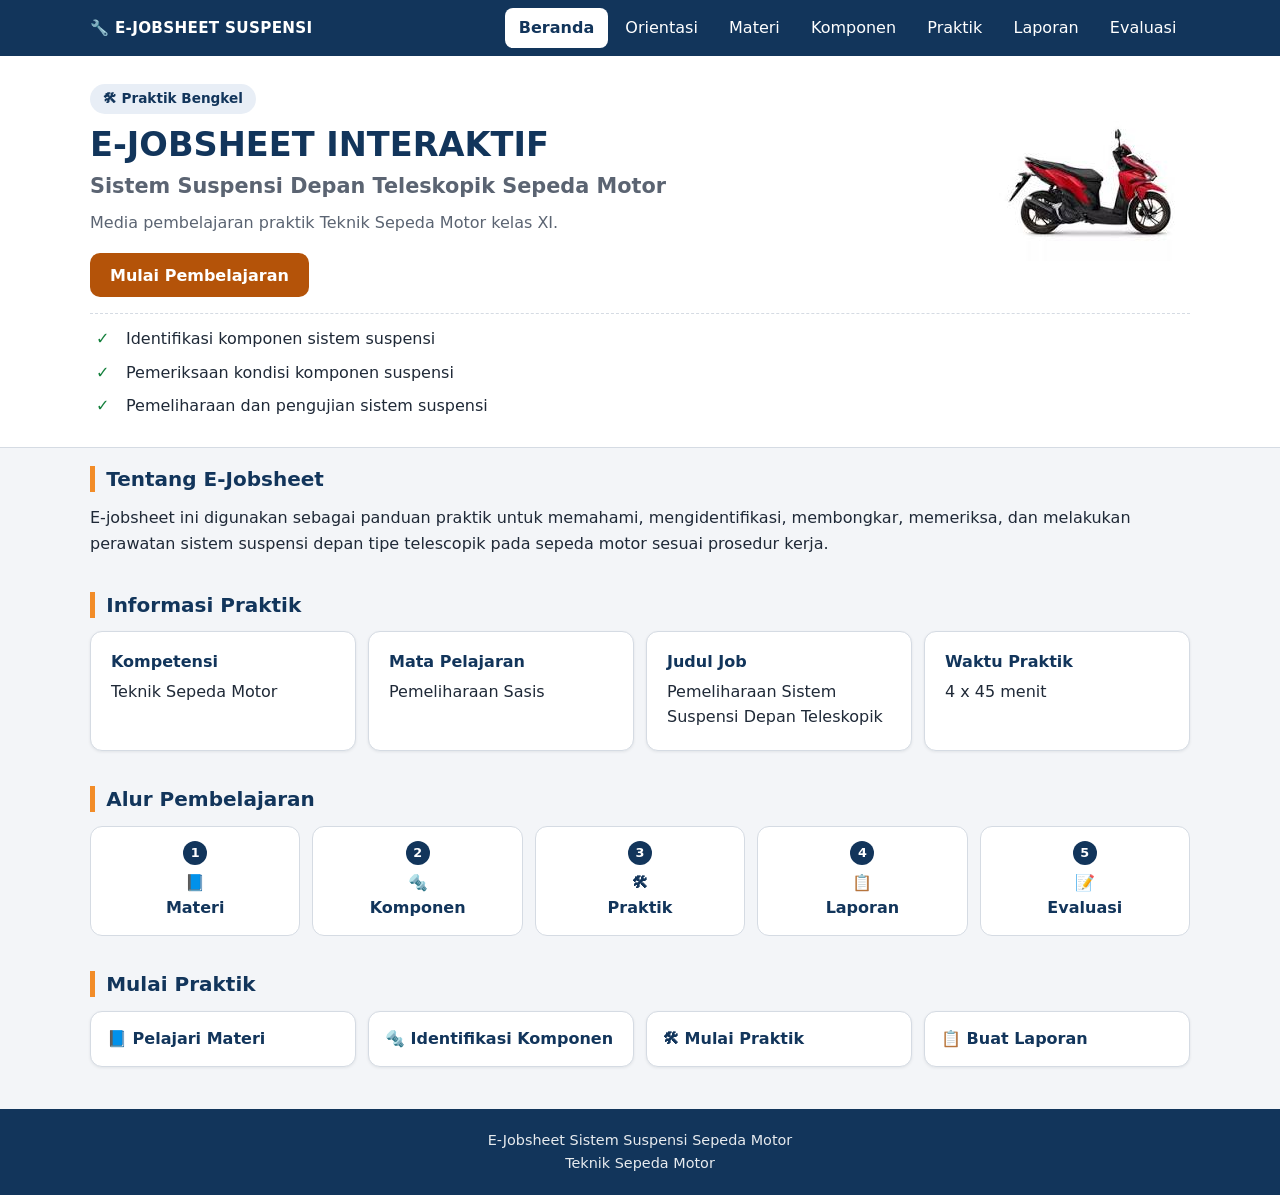
<file: index.html>
<!doctype html>
<html lang="id">
  <head>
    <meta charset="UTF-8" />
    <meta name="viewport" content="width=device-width, initial-scale=1.0" />
    <meta name="theme-color" content="#12355b" />
    <script>
      document.documentElement.classList.add("js");
    </script>

    <title>E-Jobsheet Sistem Suspensi Depan Sepeda Motor</title>

    <link rel="stylesheet" href="css/style.css" />
  </head>

  <body class="page-index">
    <!-- =====================
NAVBAR
===================== -->

    <nav class="navbar">
      <div class="logo">🔧 E-JOBSHEET SUSPENSI</div>
      <button
        class="nav-toggle"
        type="button"
        aria-expanded="false"
        aria-controls="menuUtama"
      >
        ☰ Menu
      </button>
      <ul id="menuUtama">
        <li><a href="index.html">Beranda</a></li>
        <li><a href="pages/orientasi.html">Orientasi</a></li>
        <li><a href="pages/materi.html">Materi</a></li>
        <li><a href="pages/komponen.html">Komponen</a></li>
        <li><a href="pages/praktik.html">Praktik</a></li>
        <li><a href="pages/laporan.html">Laporan</a></li>
        <li><a href="pages/evaluasi.html">Evaluasi</a></li>
      </ul>
    </nav>

    <!-- =====================
HERO SECTION
===================== -->

    <section class="hero">
      <div class="hero-text">
        <div class="badge">🛠 Praktik Bengkel</div>
        <h1>E-JOBSHEET INTERAKTIF</h1>

        <h2>Sistem Suspensi Depan Teleskopik Sepeda Motor</h2>

        <p>Media pembelajaran praktik Teknik Sepeda Motor kelas XI.</p>

        <a href="pages/orientasi.html" class="btn"> Mulai Pembelajaran </a>
      </div>

      <div class="hero-image">
        <img
          src="assets/images/motor.jpg"
          width="199"
          height="148"
          alt="Sistem Suspensi Sepeda Motor"
        />
      </div>
      <div class="hero-list">
        <p>✓ Identifikasi komponen sistem suspensi</p>

        <p>✓ Pemeriksaan kondisi komponen suspensi</p>

        <p>✓ Pemeliharaan dan pengujian sistem suspensi</p>
      </div>
    </section>

    <!-- =====================
DESKRIPSI
===================== -->

    <section class="description">
      <div class="container">
        <h2>Tentang E-Jobsheet</h2>

        <p>
          E-jobsheet ini digunakan sebagai panduan praktik untuk memahami,
          mengidentifikasi, membongkar, memeriksa, dan melakukan perawatan
          sistem suspensi depan tipe telescopik pada sepeda motor sesuai
          prosedur kerja.
        </p>
      </div>
    </section>

    <!-- =====================
INFORMASI PRAKTIK
===================== -->

    <section>
      <div class="container">
        <h2>Informasi Praktik</h2>

        <div class="info-container">
          <div class="card">
            <h3>Kompetensi</h3>

            <p>Teknik Sepeda Motor</p>
          </div>

          <div class="card">
            <h3>Mata Pelajaran</h3>

            <p>Pemeliharaan Sasis</p>
          </div>

          <div class="card">
            <h3>Judul Job</h3>

            <p>Pemeliharaan Sistem Suspensi Depan Teleskopik</p>
          </div>

          <div class="card">
            <h3>Waktu Praktik</h3>

            <p>4 x 45 menit</p>
          </div>
        </div>
      </div>
    </section>

    <!-- =====================
ALUR PEMBELAJARAN
===================== -->

    <section>
      <div class="container">
        <h2>Alur Pembelajaran</h2>

        <div class="timeline">
          <div>
            📘

            <br />

            Materi
          </div>

          <div>
            🔩

            <br />

            Komponen
          </div>

          <div>
            🛠

            <br />

            Praktik
          </div>

          <div>
            📋

            <br />

            Laporan
          </div>

          <div>
            📝

            <br />

            Evaluasi
          </div>
        </div>
      </div>
    </section>

    <!-- =====================
Akses cepat ke halaman pembelajaran
===================== -->
    <section>
      <div class="container">
        <h2>Mulai Praktik</h2>

        <div class="quick-menu">
          <a href="pages/materi.html"> 📘 Pelajari Materi </a>

          <a href="pages/komponen.html"> 🔩 Identifikasi Komponen </a>

          <a href="pages/praktik.html"> 🛠 Mulai Praktik </a>

          <a href="pages/laporan.html"> 📋 Buat Laporan </a>
        </div>
      </div>
    </section>

    <!-- =====================
FOOTER
===================== -->

    <footer>
      <p>E-Jobsheet Sistem Suspensi Sepeda Motor</p>

      <p>Teknik Sepeda Motor</p>
    </footer>
    <script src="js/ui.js"></script>
  </body>
</html>
</file>
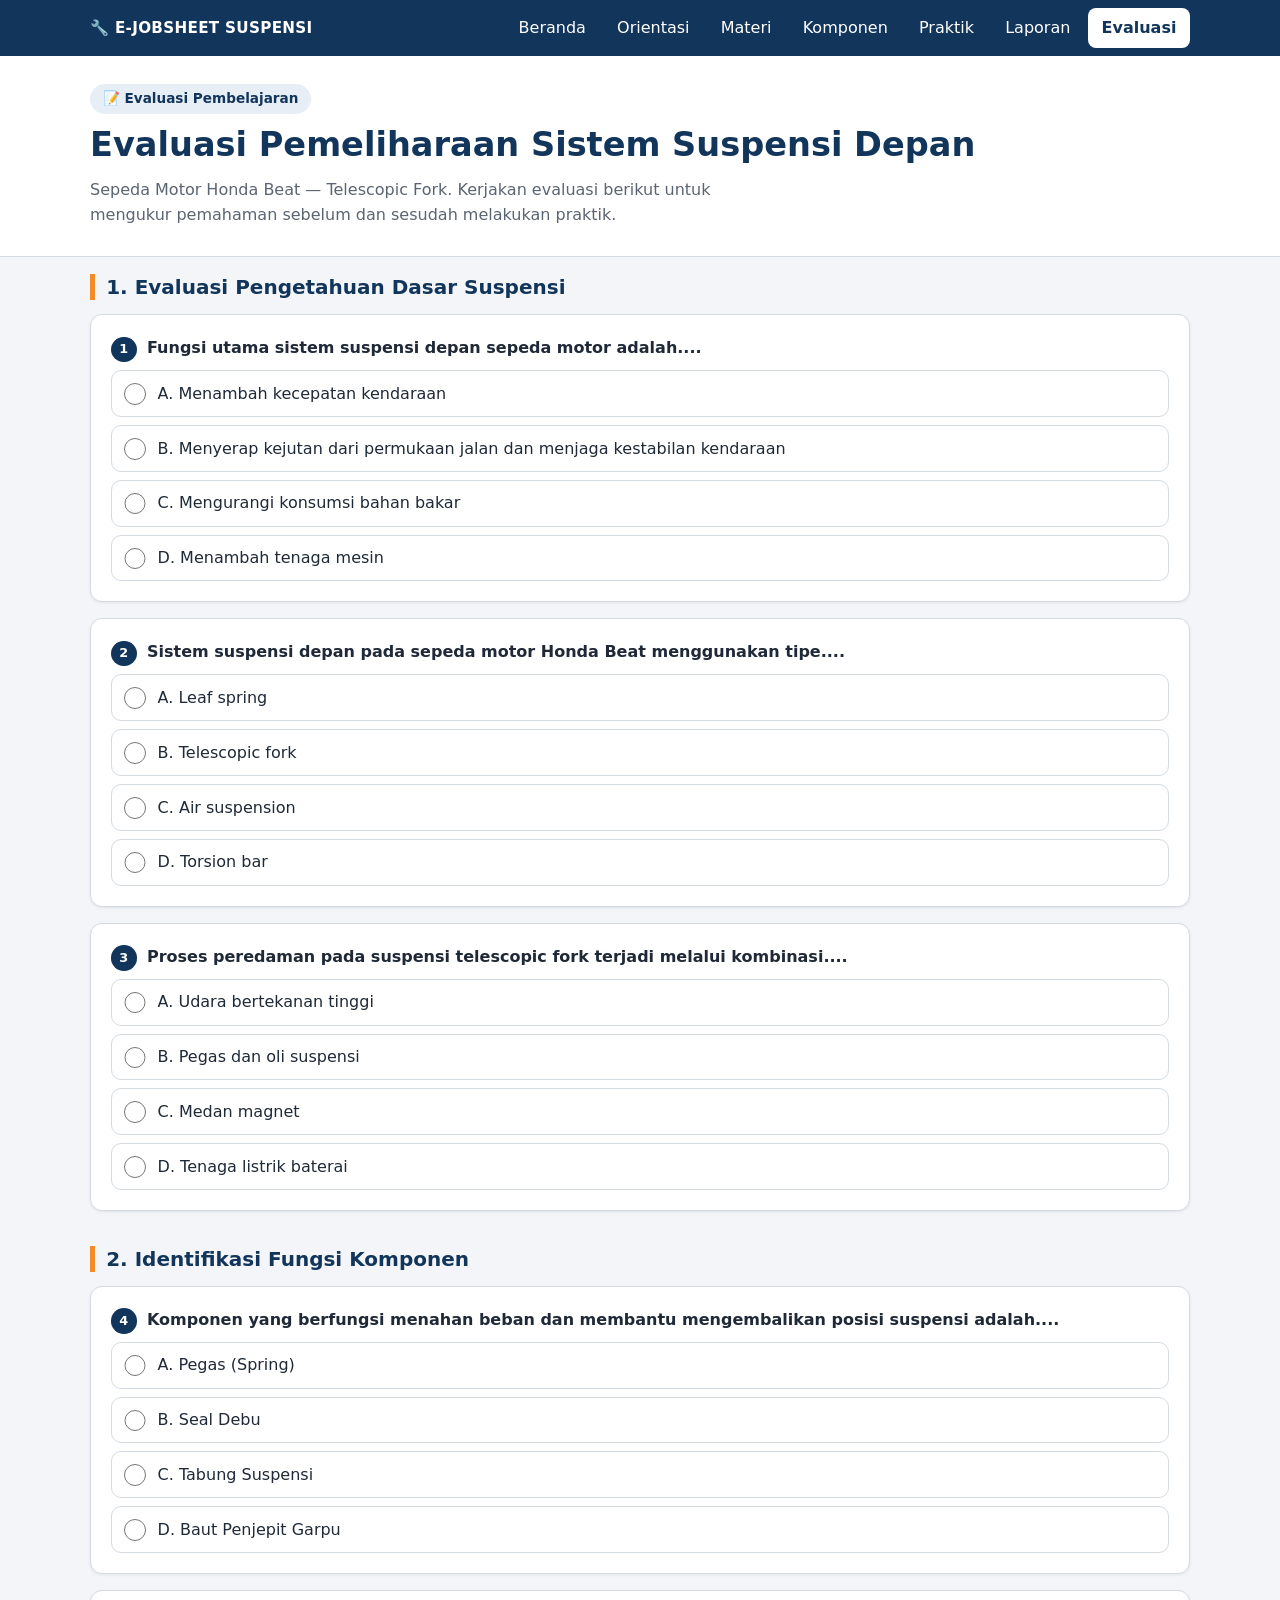
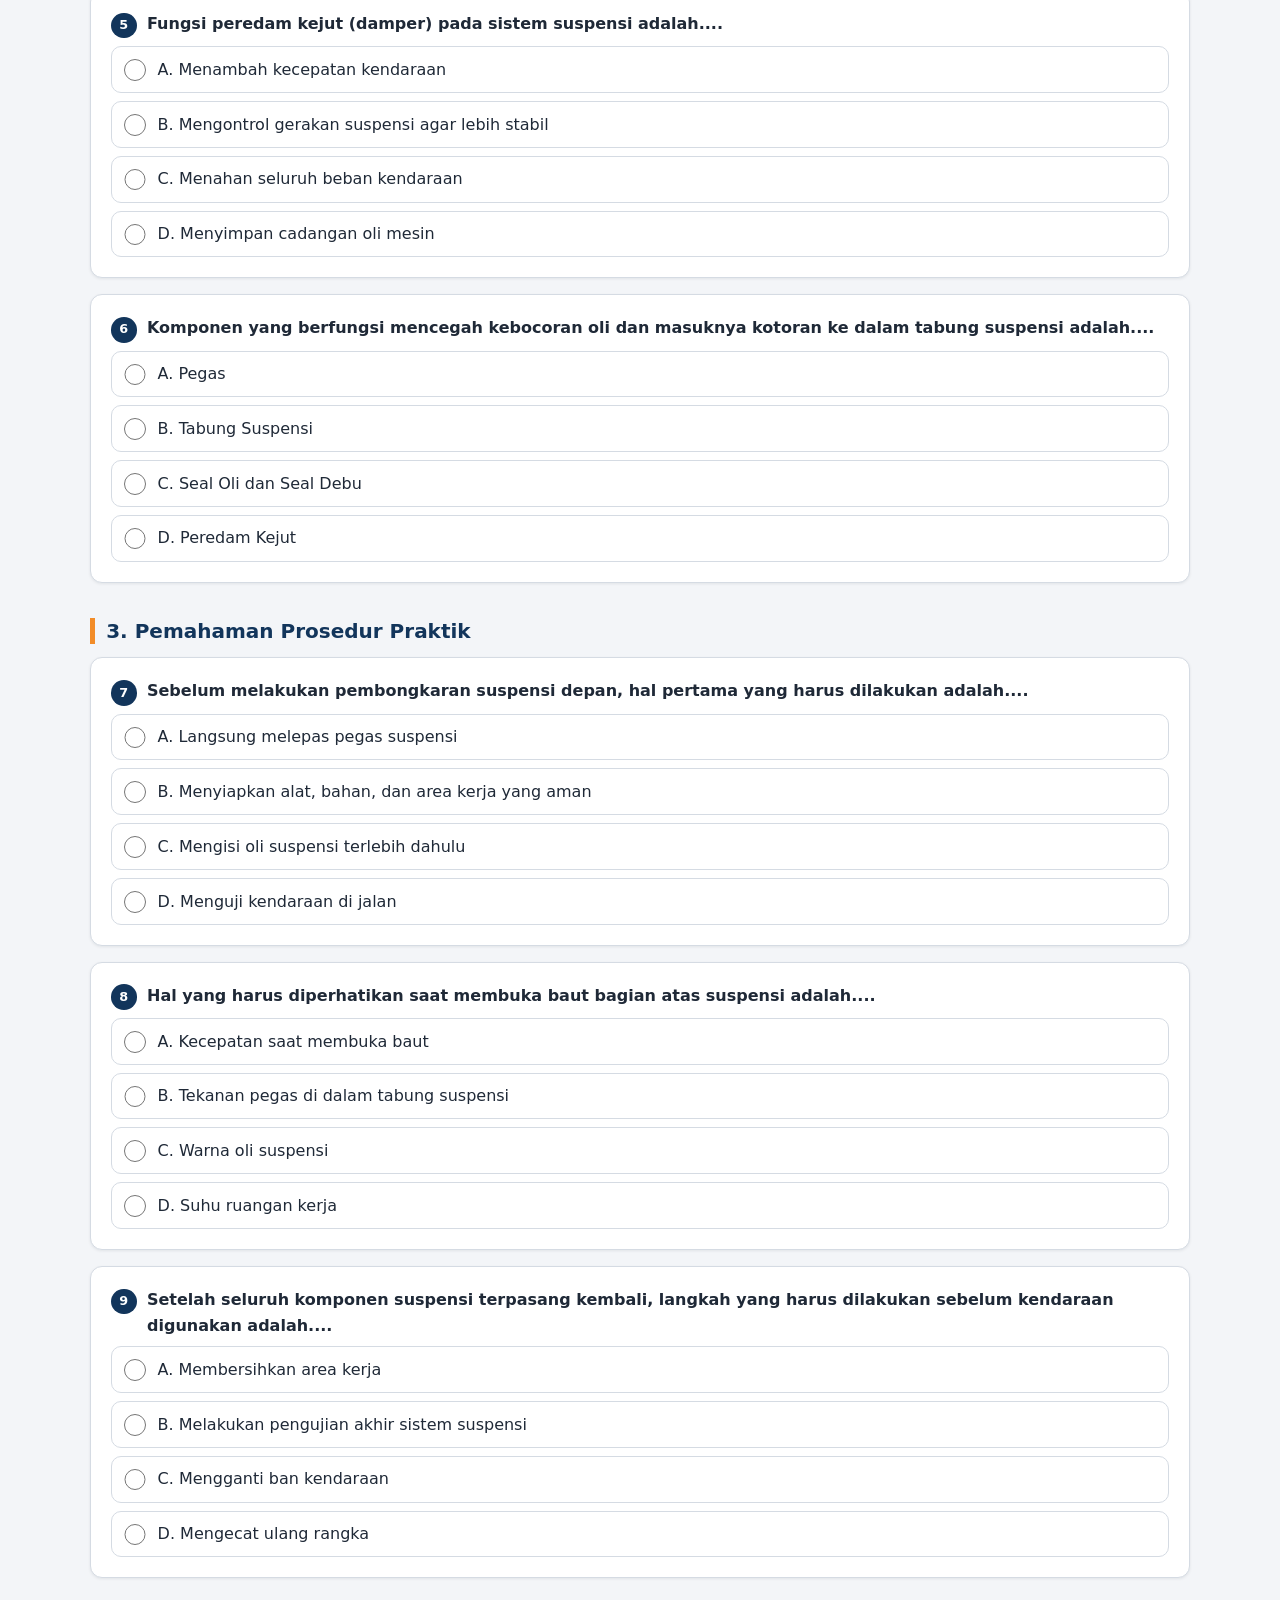
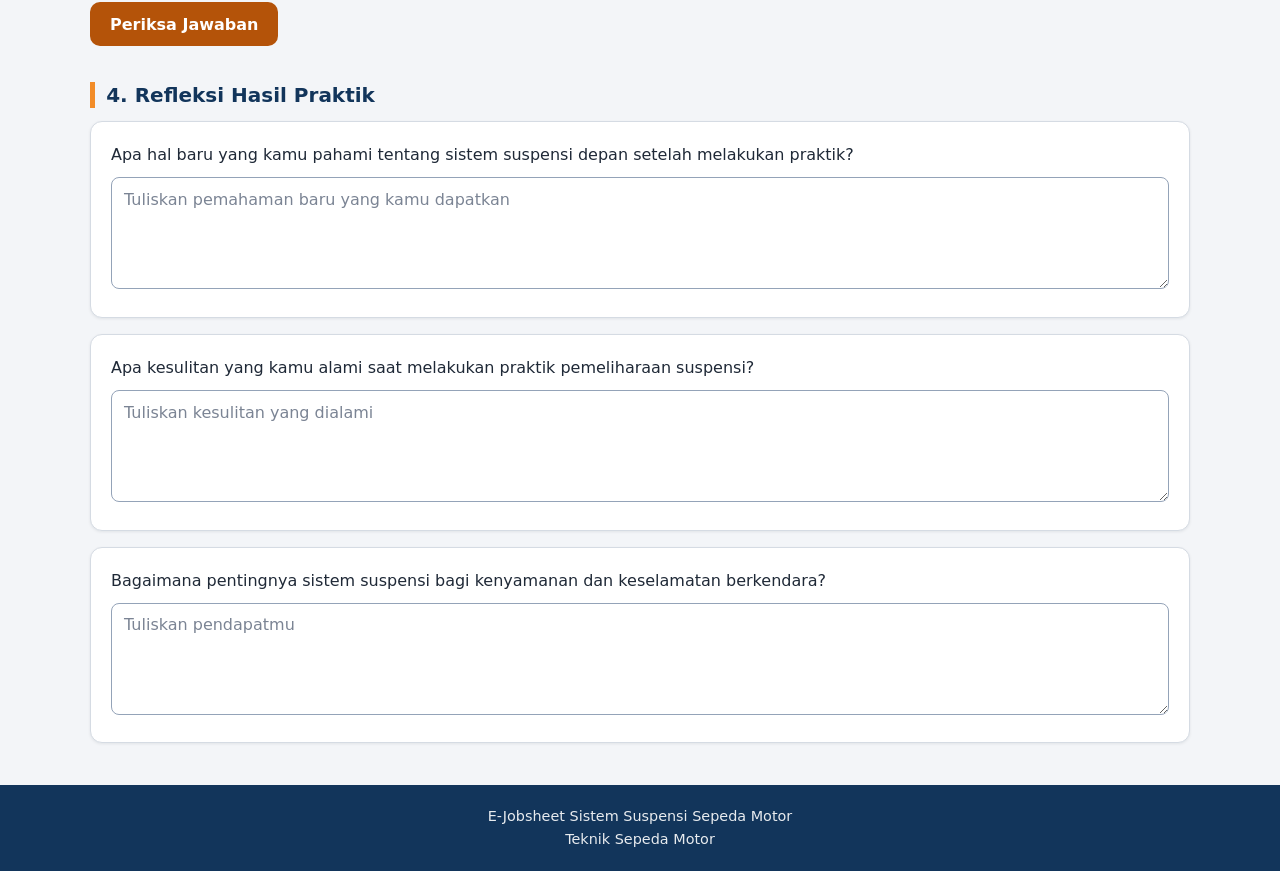
<file: pages/evaluasi.html>
<!doctype html>
<html lang="id">
  <head>
    <meta charset="UTF-8" />

    <meta name="viewport" content="width=device-width, initial-scale=1.0" />
    <meta name="theme-color" content="#12355b" />
    <script>document.documentElement.classList.add("js");</script>

    <title>Evaluasi Pemeliharaan Sistem Suspensi Depan</title>

    <link rel="stylesheet" href="../css/style.css" />
  </head>

  <body class="page-evaluasi">
    <!-- NAVBAR -->

    <nav class="navbar">
      <div class="logo">🔧 E-JOBSHEET SUSPENSI</div>
      <button class="nav-toggle" type="button" aria-expanded="false" aria-controls="menuUtama">☰ Menu</button>
      <ul id="menuUtama">
        <li><a href="../index.html">Beranda</a></li>
        <li><a href="orientasi.html">Orientasi</a></li>
        <li><a href="materi.html">Materi</a></li>
        <li><a href="komponen.html">Komponen</a></li>
        <li><a href="praktik.html">Praktik</a></li>
        <li><a href="laporan.html">Laporan</a></li>
        <li><a href="evaluasi.html">Evaluasi</a></li>
      </ul>
    </nav>

    <!-- HEADER -->

    <section class="hero">
      <div class="hero-text">
        <div class="badge">📝 Evaluasi Pembelajaran</div>

        <h1>Evaluasi Pemeliharaan Sistem Suspensi Depan</h1>

        <p>
          Sepeda Motor Honda Beat — Telescopic Fork. Kerjakan evaluasi berikut
          untuk mengukur pemahaman sebelum dan sesudah melakukan praktik.
        </p>
      </div>
    </section>

    <!-- 1. EVALUASI PENGETAHUAN DASAR -->

    <section>
      <div class="container">
        <h2>1. Evaluasi Pengetahuan Dasar Suspensi</h2>

        <div class="card">
          <p>1. Fungsi utama sistem suspensi depan sepeda motor adalah....</p>

          <label>
            <input type="radio" name="q1" value="0" />
            A. Menambah kecepatan kendaraan
          </label>
          <br />

          <label>
            <input type="radio" name="q1" value="1" />
            B. Menyerap kejutan dari permukaan jalan dan menjaga kestabilan
            kendaraan
          </label>
          <br />

          <label>
            <input type="radio" name="q1" value="0" />
            C. Mengurangi konsumsi bahan bakar
          </label>
          <br />

          <label>
            <input type="radio" name="q1" value="0" />
            D. Menambah tenaga mesin
          </label>
        </div>

        <br />

        <div class="card">
          <p>2. Sistem suspensi depan pada sepeda motor Honda Beat menggunakan tipe....</p>

          <label>
            <input type="radio" name="q2" value="0" />
            A. Leaf spring
          </label>
          <br />

          <label>
            <input type="radio" name="q2" value="1" />
            B. Telescopic fork
          </label>
          <br />

          <label>
            <input type="radio" name="q2" value="0" />
            C. Air suspension
          </label>
          <br />

          <label>
            <input type="radio" name="q2" value="0" />
            D. Torsion bar
          </label>
        </div>

        <br />

        <div class="card">
          <p>3. Proses peredaman pada suspensi telescopic fork terjadi melalui kombinasi....</p>

          <label>
            <input type="radio" name="q3" value="0" />
            A. Udara bertekanan tinggi
          </label>
          <br />

          <label>
            <input type="radio" name="q3" value="1" />
            B. Pegas dan oli suspensi
          </label>
          <br />

          <label>
            <input type="radio" name="q3" value="0" />
            C. Medan magnet
          </label>
          <br />

          <label>
            <input type="radio" name="q3" value="0" />
            D. Tenaga listrik baterai
          </label>
        </div>
      </div>
    </section>

    <!-- 2. IDENTIFIKASI FUNGSI KOMPONEN -->

    <section>
      <div class="container">
        <h2>2. Identifikasi Fungsi Komponen</h2>

        <div class="card">
          <p>4. Komponen yang berfungsi menahan beban dan membantu mengembalikan posisi suspensi adalah....</p>

          <label>
            <input type="radio" name="q4" value="1" />
            A. Pegas (Spring)
          </label>
          <br />

          <label>
            <input type="radio" name="q4" value="0" />
            B. Seal Debu
          </label>
          <br />

          <label>
            <input type="radio" name="q4" value="0" />
            C. Tabung Suspensi
          </label>
          <br />

          <label>
            <input type="radio" name="q4" value="0" />
            D. Baut Penjepit Garpu
          </label>
        </div>

        <br />

        <div class="card">
          <p>5. Fungsi peredam kejut (damper) pada sistem suspensi adalah....</p>

          <label>
            <input type="radio" name="q5" value="0" />
            A. Menambah kecepatan kendaraan
          </label>
          <br />

          <label>
            <input type="radio" name="q5" value="1" />
            B. Mengontrol gerakan suspensi agar lebih stabil
          </label>
          <br />

          <label>
            <input type="radio" name="q5" value="0" />
            C. Menahan seluruh beban kendaraan
          </label>
          <br />

          <label>
            <input type="radio" name="q5" value="0" />
            D. Menyimpan cadangan oli mesin
          </label>
        </div>

        <br />

        <div class="card">
          <p>6. Komponen yang berfungsi mencegah kebocoran oli dan masuknya kotoran ke dalam tabung suspensi adalah....</p>

          <label>
            <input type="radio" name="q6" value="0" />
            A. Pegas
          </label>
          <br />

          <label>
            <input type="radio" name="q6" value="0" />
            B. Tabung Suspensi
          </label>
          <br />

          <label>
            <input type="radio" name="q6" value="1" />
            C. Seal Oli dan Seal Debu
          </label>
          <br />

          <label>
            <input type="radio" name="q6" value="0" />
            D. Peredam Kejut
          </label>
        </div>
      </div>
    </section>

    <!-- 3. PEMAHAMAN PROSEDUR PRAKTIK -->

    <section>
      <div class="container">
        <h2>3. Pemahaman Prosedur Praktik</h2>

        <div class="card">
          <p>7. Sebelum melakukan pembongkaran suspensi depan, hal pertama yang harus dilakukan adalah....</p>

          <label>
            <input type="radio" name="q7" value="0" />
            A. Langsung melepas pegas suspensi
          </label>
          <br />

          <label>
            <input type="radio" name="q7" value="1" />
            B. Menyiapkan alat, bahan, dan area kerja yang aman
          </label>
          <br />

          <label>
            <input type="radio" name="q7" value="0" />
            C. Mengisi oli suspensi terlebih dahulu
          </label>
          <br />

          <label>
            <input type="radio" name="q7" value="0" />
            D. Menguji kendaraan di jalan
          </label>
        </div>

        <br />

        <div class="card">
          <p>8. Hal yang harus diperhatikan saat membuka baut bagian atas suspensi adalah....</p>

          <label>
            <input type="radio" name="q8" value="0" />
            A. Kecepatan saat membuka baut
          </label>
          <br />

          <label>
            <input type="radio" name="q8" value="1" />
            B. Tekanan pegas di dalam tabung suspensi
          </label>
          <br />

          <label>
            <input type="radio" name="q8" value="0" />
            C. Warna oli suspensi
          </label>
          <br />

          <label>
            <input type="radio" name="q8" value="0" />
            D. Suhu ruangan kerja
          </label>
        </div>

        <br />

        <div class="card">
          <p>9. Setelah seluruh komponen suspensi terpasang kembali, langkah yang harus dilakukan sebelum kendaraan digunakan adalah....</p>

          <label>
            <input type="radio" name="q9" value="0" />
            A. Membersihkan area kerja
          </label>
          <br />

          <label>
            <input type="radio" name="q9" value="1" />
            B. Melakukan pengujian akhir sistem suspensi
          </label>
          <br />

          <label>
            <input type="radio" name="q9" value="0" />
            C. Mengganti ban kendaraan
          </label>
          <br />

          <label>
            <input type="radio" name="q9" value="0" />
            D. Mengecat ulang rangka
          </label>
        </div>

        <br />

        <button onclick="cekNilai()" class="btn"> Periksa Jawaban </button>

        <br /><br />

        <h3 id="hasil"></h3>
      </div>
    </section>

    <!-- 4. REFLEKSI HASIL PRAKTIK -->

    <section>
      <div class="container">
        <h2>4. Refleksi Hasil Praktik</h2>

        <div class="card">
          <p>Apa hal baru yang kamu pahami tentang sistem suspensi depan setelah melakukan praktik?</p>

          <textarea placeholder="Tuliskan pemahaman baru yang kamu dapatkan"></textarea>
        </div>

        <br />

        <div class="card">
          <p>Apa kesulitan yang kamu alami saat melakukan praktik pemeliharaan suspensi?</p>

          <textarea placeholder="Tuliskan kesulitan yang dialami"></textarea>
        </div>

        <br />

        <div class="card">
          <p>Bagaimana pentingnya sistem suspensi bagi kenyamanan dan keselamatan berkendara?</p>

          <textarea placeholder="Tuliskan pendapatmu"></textarea>
        </div>
      </div>
    </section>

    <footer>
      <p>E-Jobsheet Sistem Suspensi Sepeda Motor</p>

      <p>Teknik Sepeda Motor</p>
    </footer>

    <script src="../js/evaluasi.js"></script>
      <script src="../js/ui.js"></script>
  </body>
</html>
</file>
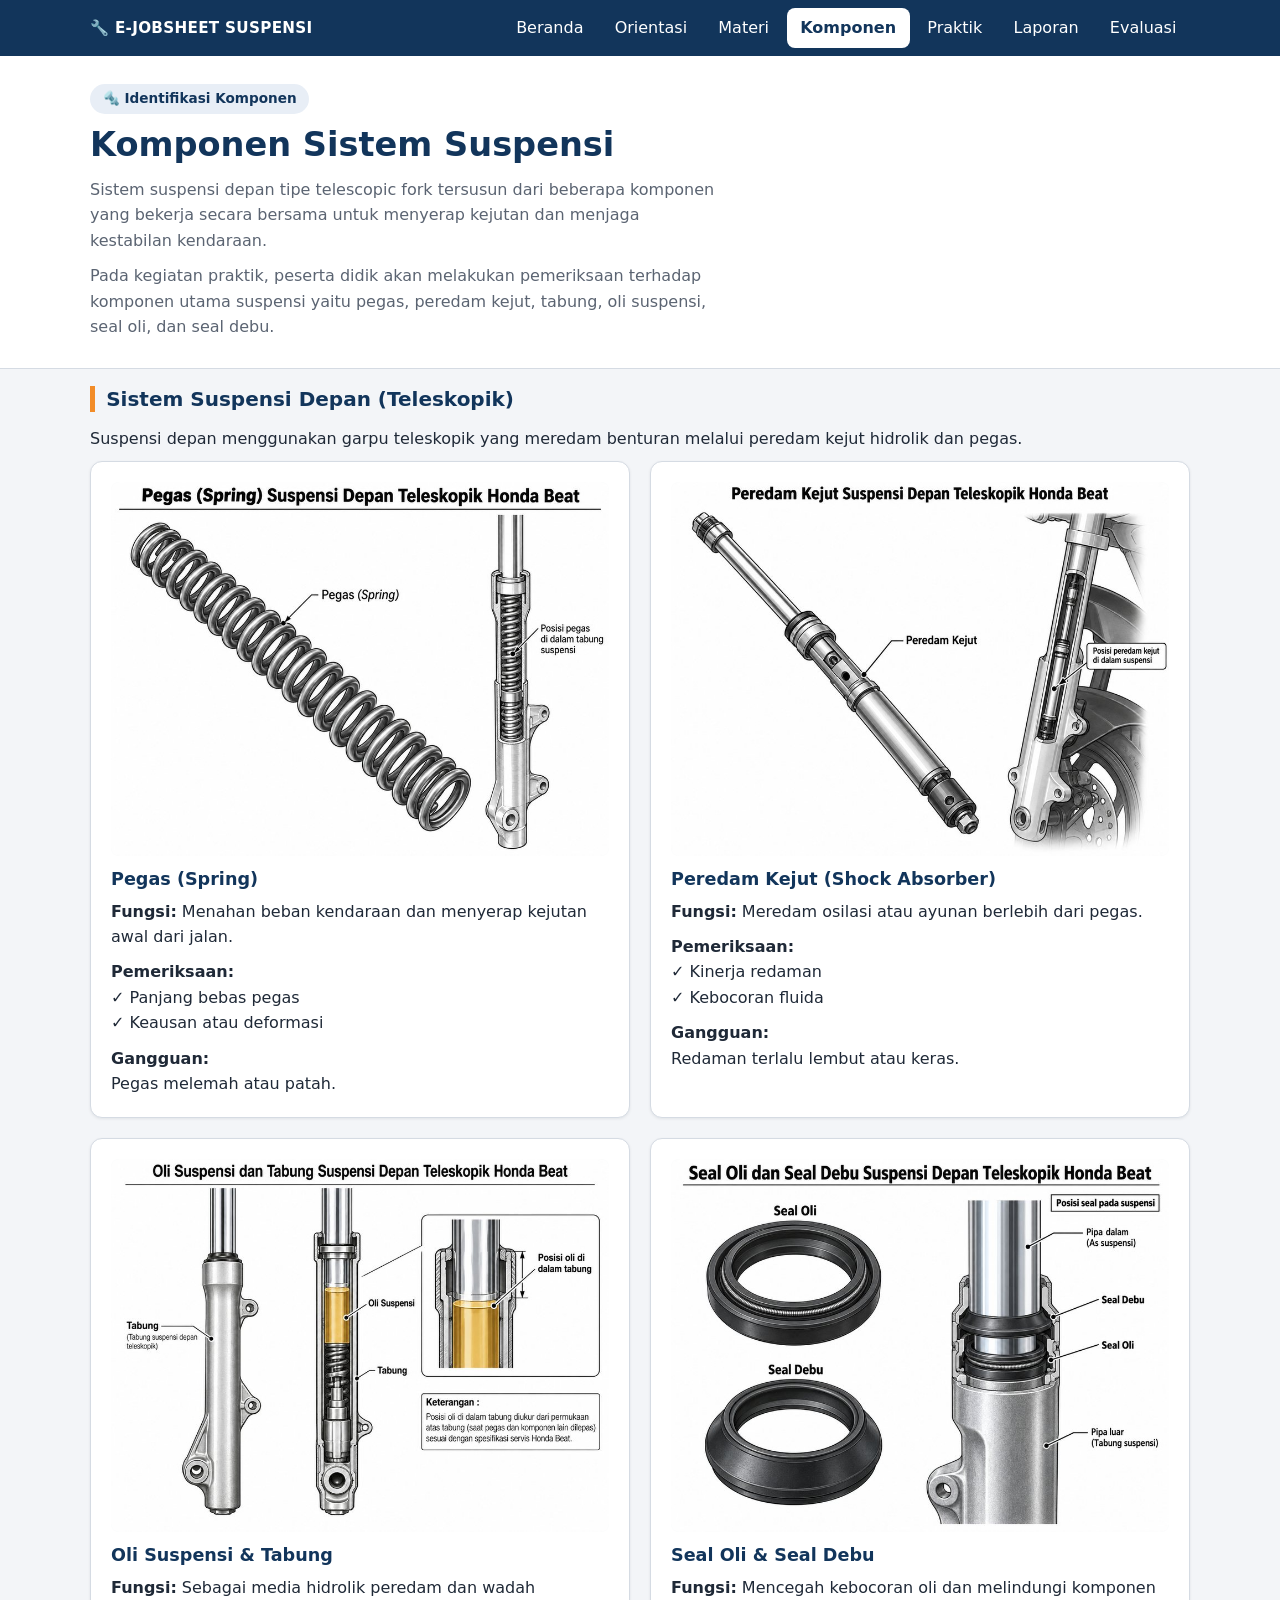
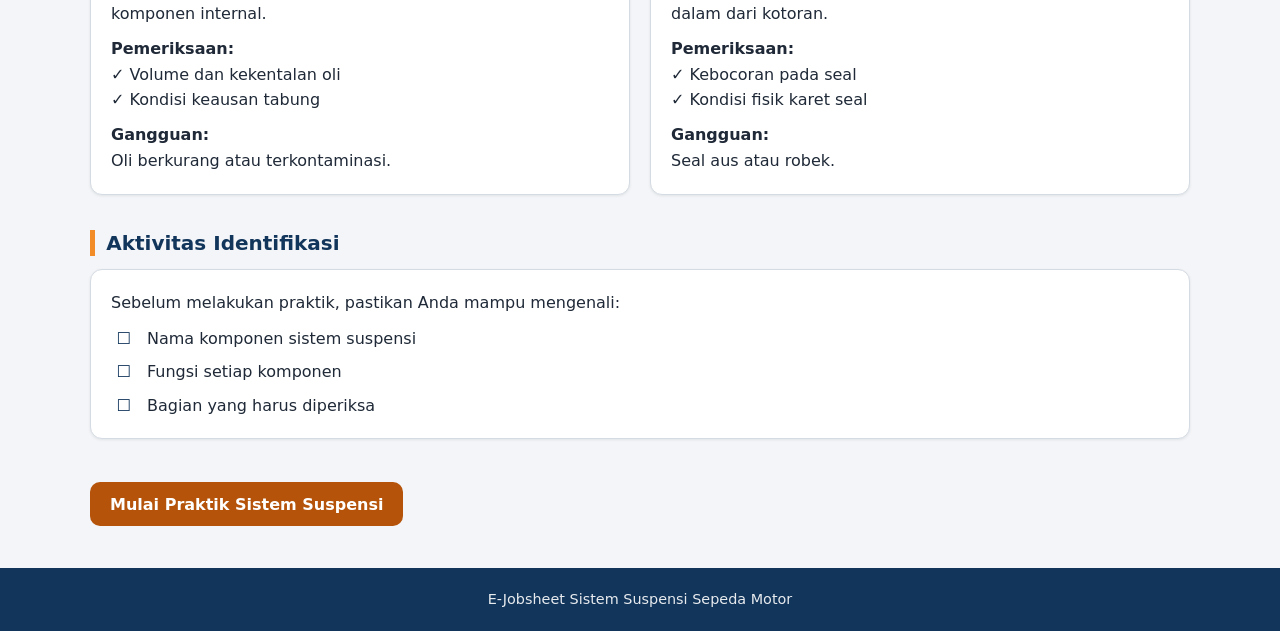
<file: pages/komponen.html>
<!doctype html>
<html lang="id">
  <head>
    <meta charset="UTF-8" />

    <meta name="viewport" content="width=device-width, initial-scale=1.0" />
    <meta name="theme-color" content="#12355b" />
    <script>document.documentElement.classList.add("js");</script>

    <title>Identifikasi Komponen Sistem Suspensi</title>

    <link rel="stylesheet" href="../css/style.css" />
  </head>

  <body class="page-komponen">
    <!-- NAVBAR -->

    <nav class="navbar">
      <div class="logo">🔧 E-JOBSHEET SUSPENSI</div>
      <button class="nav-toggle" type="button" aria-expanded="false" aria-controls="menuUtama">☰ Menu</button>
      <ul id="menuUtama">
        <li><a href="../index.html">Beranda</a></li>
        <li><a href="orientasi.html">Orientasi</a></li>
        <li><a href="materi.html">Materi</a></li>
        <li><a href="komponen.html">Komponen</a></li>
        <li><a href="praktik.html">Praktik</a></li>
        <li><a href="laporan.html">Laporan</a></li>
        <li><a href="evaluasi.html">Evaluasi</a></li>
      </ul>
    </nav>

    <!-- HEADER -->

    <section class="hero">
      <div class="hero-text">
        <div class="badge">🔩 Identifikasi Komponen</div>

        <h1>Komponen Sistem Suspensi</h1>
        <p>
          Sistem suspensi depan tipe telescopic fork tersusun dari beberapa
          komponen yang bekerja secara bersama untuk menyerap kejutan dan
          menjaga kestabilan kendaraan.
        </p>

        <p>
          Pada kegiatan praktik, peserta didik akan melakukan pemeriksaan
          terhadap komponen utama suspensi yaitu pegas, peredam kejut, tabung,
          oli suspensi, seal oli, dan seal debu.
        </p>
      </div>
    </section>

    <!-- SUSPENSI DEPAN -->

    <section>
      <div class="container">
        <h2>Sistem Suspensi Depan (Teleskopik)</h2>

        <p>
          Suspensi depan menggunakan garpu teleskopik yang meredam benturan
          melalui peredam kejut hidrolik dan pegas.
        </p>

        <br />

        <div class="component-grid">
          <!-- PEGAS -->

          <div class="card component-card">
            <img src="../assets/images/components/pegas.jpg" width="900" height="675" loading="lazy" alt="Pegas" />

            <h3>Pegas (Spring)</h3>

            <p>
              <b>Fungsi:</b>

              Menahan beban kendaraan dan menyerap kejutan awal dari jalan.
            </p>

            <p>
              <b>Pemeriksaan:</b>

              <br />

              ✓ Panjang bebas pegas

              <br />

              ✓ Keausan atau deformasi
            </p>

            <p>
              <b>Gangguan:</b>

              <br />

              Pegas melemah atau patah.
            </p>
          </div>

          <!-- PEREDAM KEJUT -->

          <div class="card component-card">
            <img
              src="../assets/images/components/peredam_kejut.jpg" width="900" height="675" loading="lazy"
              alt="Shock Absorber"
            />

            <h3>Peredam Kejut (Shock Absorber)</h3>

            <p>
              <b>Fungsi:</b>

              Meredam osilasi atau ayunan berlebih dari pegas.
            </p>

            <p>
              <b>Pemeriksaan:</b>

              <br />

              ✓ Kinerja redaman

              <br />

              ✓ Kebocoran fluida
            </p>

            <p>
              <b>Gangguan:</b>

              <br />

              Redaman terlalu lembut atau keras.
            </p>
          </div>

          <!-- OLI SUSPENSI & TABUNG -->

          <div class="card component-card">
            <img
              src="../assets/images/components/oli_dan_tabung.jpg" width="900" height="675" loading="lazy"
              alt="Oli Suspensi dan Tabung"
            />

            <h3>Oli Suspensi & Tabung</h3>

            <p>
              <b>Fungsi:</b>

              Sebagai media hidrolik peredam dan wadah komponen internal.
            </p>

            <p>
              <b>Pemeriksaan:</b>

              <br />

              ✓ Volume dan kekentalan oli

              <br />

              ✓ Kondisi keausan tabung
            </p>

            <p>
              <b>Gangguan:</b>

              <br />

              Oli berkurang atau terkontaminasi.
            </p>
          </div>

          <!-- SEAL OLI & SEAL DEBU -->

          <div class="card component-card">
            <img
              src="../assets/images/components/seal.jpg" width="900" height="675" loading="lazy"
              alt="Seal Oli dan Seal Debu"
            />

            <h3>Seal Oli & Seal Debu</h3>

            <p>
              <b>Fungsi:</b>

              Mencegah kebocoran oli dan melindungi komponen dalam dari kotoran.
            </p>

            <p>
              <b>Pemeriksaan:</b>

              <br />

              ✓ Kebocoran pada seal

              <br />

              ✓ Kondisi fisik karet seal
            </p>

            <p>
              <b>Gangguan:</b>

              <br />

              Seal aus atau robek.
            </p>
          </div>
        </div>
      </div>
    </section>

    <!-- AKTIVITAS -->

    <section>
      <div class="container">
        <h2>Aktivitas Identifikasi</h2>

        <div class="card">
          <p>Sebelum melakukan praktik, pastikan Anda mampu mengenali:</p>

          <br />

          <p>☐ Nama komponen sistem suspensi</p>

          <p>☐ Fungsi setiap komponen</p>

          <p>☐ Bagian yang harus diperiksa</p>
        </div>
      </div>
    </section>
    <section>
      <div class="container">
        <a href="praktik.html" class="btn"> Mulai Praktik Sistem Suspensi </a>
      </div>
    </section>

    <footer>
      <p>E-Jobsheet Sistem Suspensi Sepeda Motor</p>
    </footer>
      <script src="../js/ui.js"></script>
  </body>
</html>
</file>
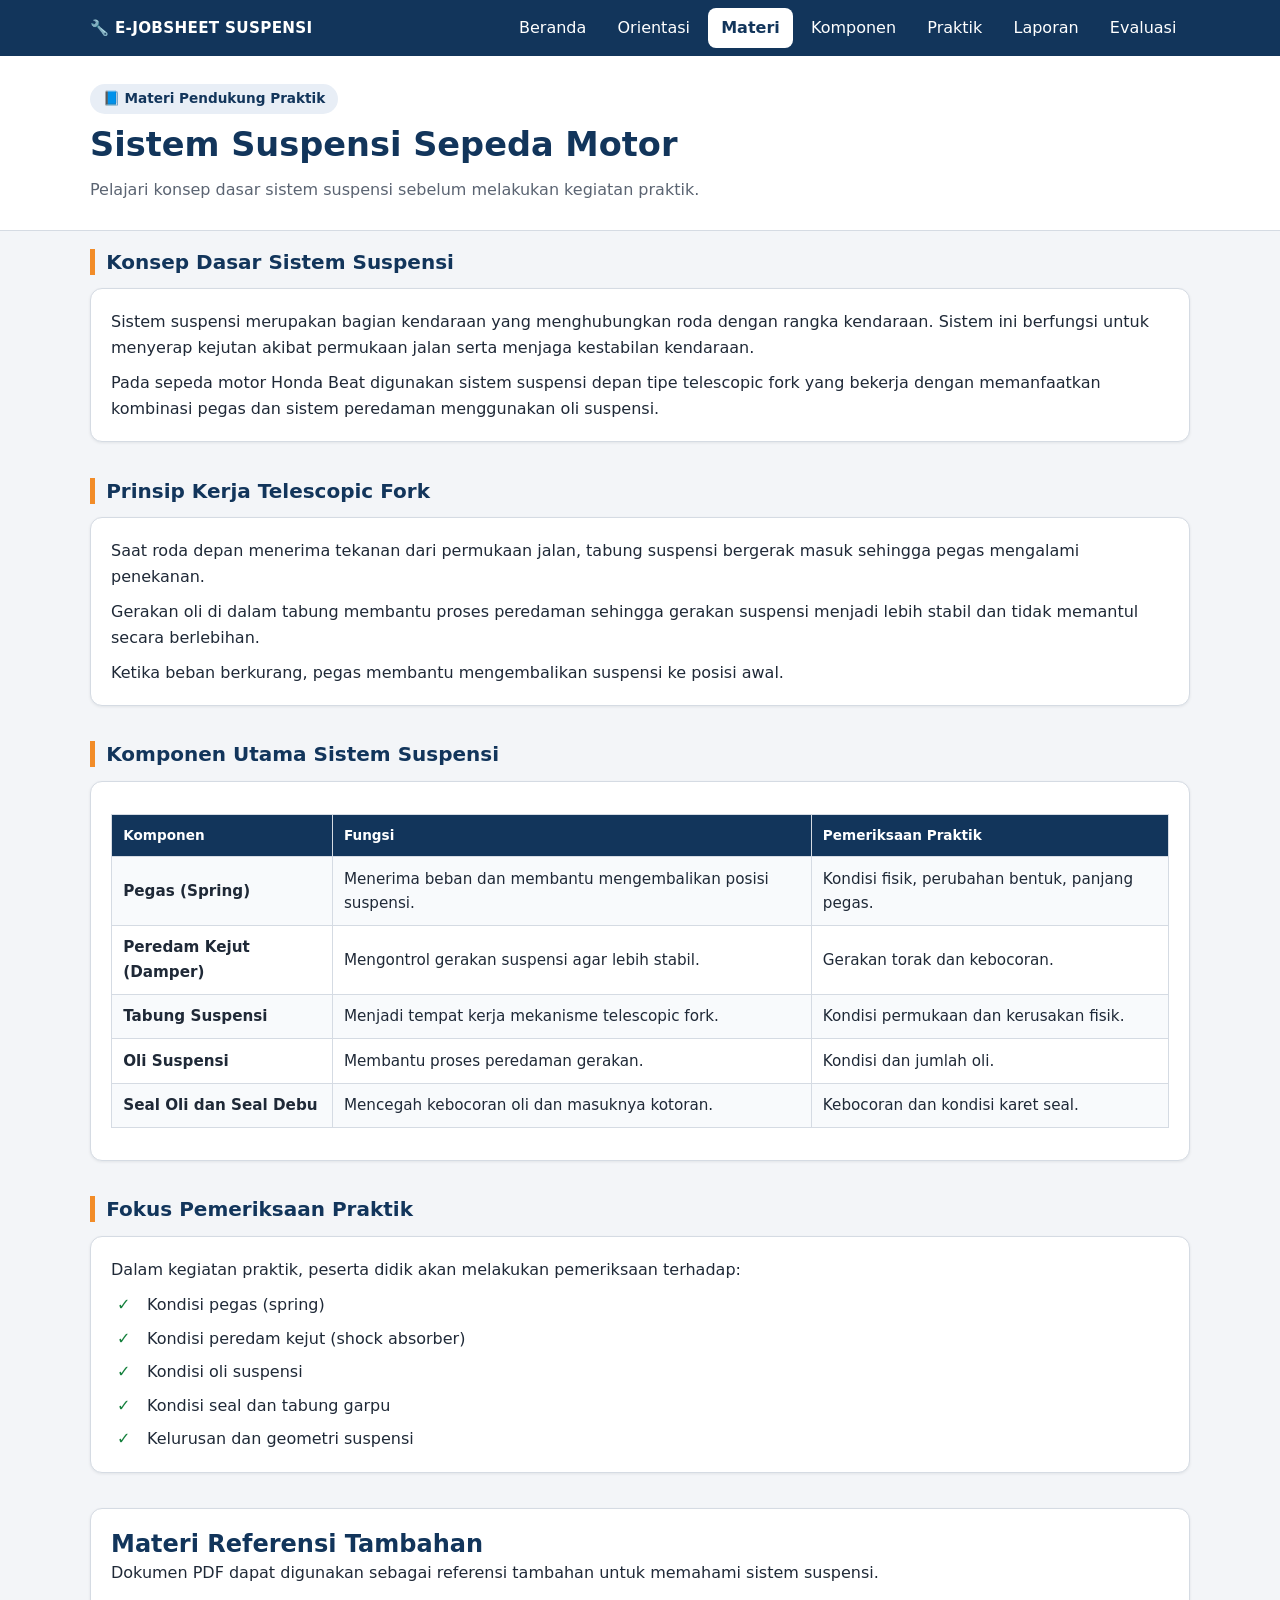
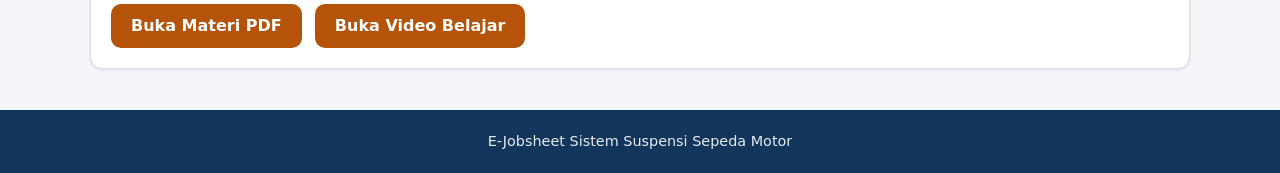
<file: pages/materi.html>
<!doctype html>
<html lang="id">
  <head>
    <meta charset="UTF-8" />

    <meta name="viewport" content="width=device-width, initial-scale=1.0" />
    <meta name="theme-color" content="#12355b" />
    <script>
      document.documentElement.classList.add("js");
    </script>

    <title>Materi Sistem Suspensi</title>

    <link rel="stylesheet" href="../css/style.css" />
  </head>

  <body class="page-materi">
    <!-- NAVBAR -->

    <nav class="navbar">
      <div class="logo">🔧 E-JOBSHEET SUSPENSI</div>
      <button
        class="nav-toggle"
        type="button"
        aria-expanded="false"
        aria-controls="menuUtama"
      >
        ☰ Menu
      </button>
      <ul id="menuUtama">
        <li><a href="../index.html">Beranda</a></li>
        <li><a href="orientasi.html">Orientasi</a></li>
        <li><a href="materi.html">Materi</a></li>
        <li><a href="komponen.html">Komponen</a></li>
        <li><a href="praktik.html">Praktik</a></li>
        <li><a href="laporan.html">Laporan</a></li>
        <li><a href="evaluasi.html">Evaluasi</a></li>
      </ul>
    </nav>

    <!-- HEADER -->

    <section class="hero">
      <div class="hero-text">
        <div class="badge">📘 Materi Pendukung Praktik</div>

        <h1>Sistem Suspensi Sepeda Motor</h1>

        <p>
          Pelajari konsep dasar sistem suspensi sebelum melakukan kegiatan
          praktik.
        </p>
      </div>
    </section>

    <!-- KONSEP DASAR -->

    <section>
      <div class="container">
        <h2>Konsep Dasar Sistem Suspensi</h2>
        <div class="card">
          <p>
            Sistem suspensi merupakan bagian kendaraan yang menghubungkan roda
            dengan rangka kendaraan. Sistem ini berfungsi untuk menyerap kejutan
            akibat permukaan jalan serta menjaga kestabilan kendaraan.
          </p>

          <p>
            Pada sepeda motor Honda Beat digunakan sistem suspensi depan tipe
            telescopic fork yang bekerja dengan memanfaatkan kombinasi pegas dan
            sistem peredaman menggunakan oli suspensi.
          </p>
        </div>
      </div>
    </section>

    <!-- PRINSIP KERJA -->

    <section>
      <div class="container">
        <h2>Prinsip Kerja Telescopic Fork</h2>

        <div class="info-container">
          <div class="card">
            <p>
              Saat roda depan menerima tekanan dari permukaan jalan, tabung
              suspensi bergerak masuk sehingga pegas mengalami penekanan.
            </p>

            <p>
              Gerakan oli di dalam tabung membantu proses peredaman sehingga
              gerakan suspensi menjadi lebih stabil dan tidak memantul secara
              berlebihan.
            </p>

            <p>
              Ketika beban berkurang, pegas membantu mengembalikan suspensi ke
              posisi awal.
            </p>
          </div>
        </div>
      </div>
    </section>

    <!-- KOMPONEN UTAMA -->

    <section>
      <div class="container">
        <h2>Komponen Utama Sistem Suspensi</h2>

        <div class="info-container">
          <div class="card">
            <table class="inspection-table">
              <tr>
                <th>Komponen</th>

                <th>Fungsi</th>

                <th>Pemeriksaan Praktik</th>
              </tr>

              <tr>
                <td>Pegas (Spring)</td>

                <td>
                  Menerima beban dan membantu mengembalikan posisi suspensi.
                </td>

                <td>Kondisi fisik, perubahan bentuk, panjang pegas.</td>
              </tr>

              <tr>
                <td>Peredam Kejut (Damper)</td>

                <td>Mengontrol gerakan suspensi agar lebih stabil.</td>

                <td>Gerakan torak dan kebocoran.</td>
              </tr>

              <tr>
                <td>Tabung Suspensi</td>

                <td>Menjadi tempat kerja mekanisme telescopic fork.</td>

                <td>Kondisi permukaan dan kerusakan fisik.</td>
              </tr>

              <tr>
                <td>Oli Suspensi</td>

                <td>Membantu proses peredaman gerakan.</td>

                <td>Kondisi dan jumlah oli.</td>
              </tr>

              <tr>
                <td>Seal Oli dan Seal Debu</td>

                <td>Mencegah kebocoran oli dan masuknya kotoran.</td>

                <td>Kebocoran dan kondisi karet seal.</td>
              </tr>
            </table>
          </div>
        </div>
      </div>
    </section>

    <!-- ARAH PRAKTIK -->

    <section>
      <div class="container">
        <h2>Fokus Pemeriksaan Praktik</h2>

        <div class="card">
          <p>
            Dalam kegiatan praktik, peserta didik akan melakukan pemeriksaan
            terhadap:
          </p>

          <br />

          <p>✓ Kondisi pegas (spring)</p>

          <p>✓ Kondisi peredam kejut (shock absorber)</p>

          <p>✓ Kondisi oli suspensi</p>

          <p>✓ Kondisi seal dan tabung garpu</p>

          <p>✓ Kelurusan dan geometri suspensi</p>
        </div>
      </div>
    </section>

    <!-- PDF -->

    <section>
      <div class="container">
        <div class="card">
          <h2>Materi Referensi Tambahan</h2>

          <p>
            Dokumen PDF dapat digunakan sebagai referensi tambahan untuk
            memahami sistem suspensi.
          </p>

          <br />

          <a href="../assets/pdf/modul.pdf" class="btn" target="_blank">
            Buka Materi PDF
          </a>

          <a href="../assets/videos/materi.mp4" class="btn" target="_blank">
            Buka Video Belajar
          </a>
        </div>
      </div>
    </section>

    <footer>
      <p>E-Jobsheet Sistem Suspensi Sepeda Motor</p>
    </footer>
    <script src="../js/ui.js"></script>
  </body>
</html>
</file>
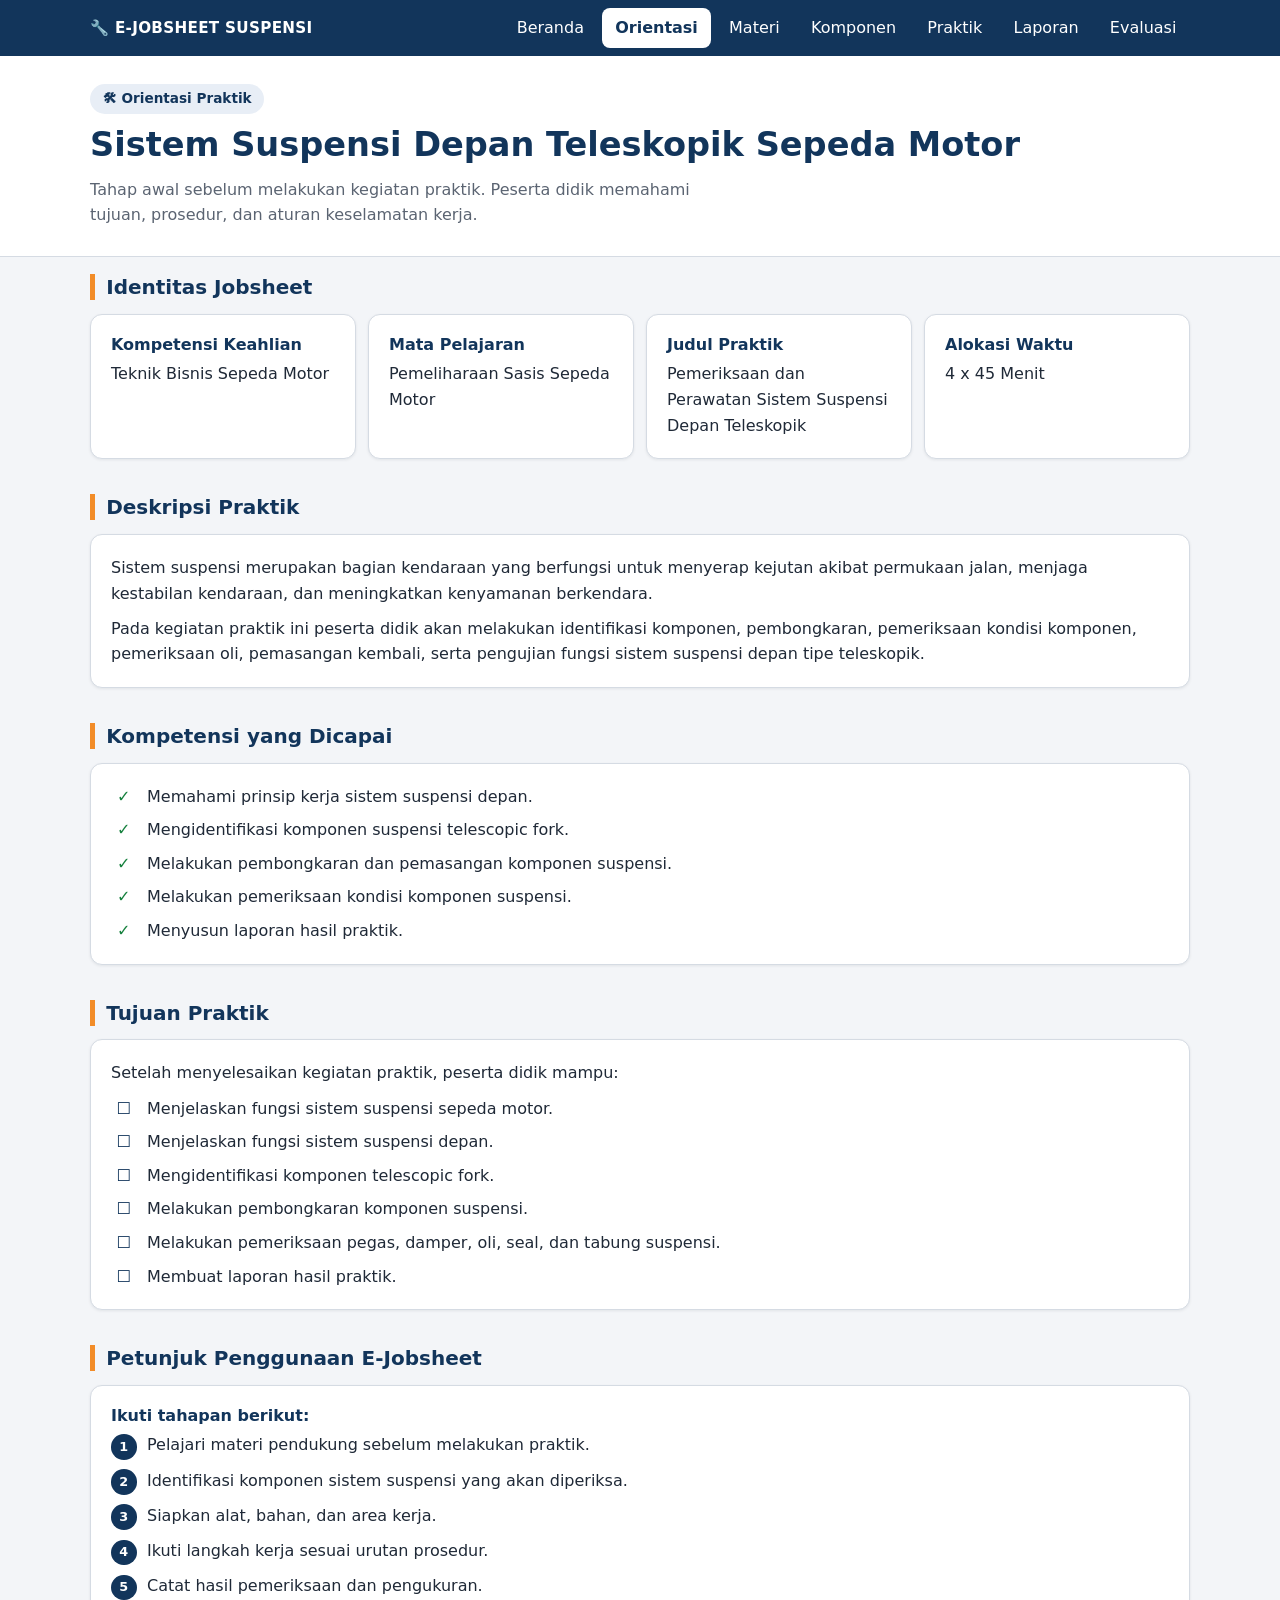
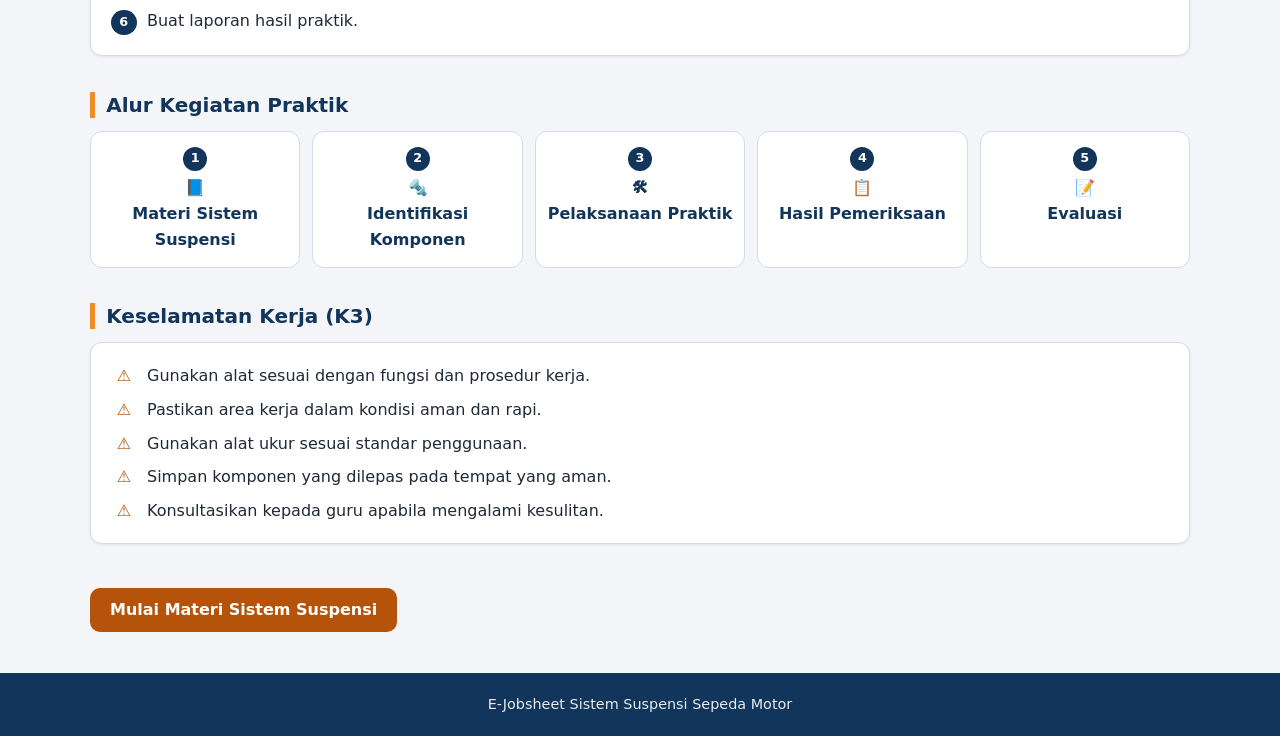
<file: pages/orientasi.html>
<!doctype html>
<html lang="id">
  <head>
    <meta charset="UTF-8" />

    <meta name="viewport" content="width=device-width, initial-scale=1.0" />
    <meta name="theme-color" content="#12355b" />
    <script>document.documentElement.classList.add("js");</script>

    <title>Orientasi Praktik Sistem Suspensi Depan</title>

    <link rel="stylesheet" href="../css/style.css" />
  </head>

  <body class="page-orientasi">
    <!-- NAVBAR -->

    <nav class="navbar">
      <div class="logo">🔧 E-JOBSHEET SUSPENSI</div>
      <button class="nav-toggle" type="button" aria-expanded="false" aria-controls="menuUtama">☰ Menu</button>
      <ul id="menuUtama">
        <li><a href="../index.html">Beranda</a></li>
        <li><a href="orientasi.html">Orientasi</a></li>
        <li><a href="materi.html">Materi</a></li>
        <li><a href="komponen.html">Komponen</a></li>
        <li><a href="praktik.html">Praktik</a></li>
        <li><a href="laporan.html">Laporan</a></li>
        <li><a href="evaluasi.html">Evaluasi</a></li>
      </ul>
    </nav>

    <!-- HEADER -->

    <section class="hero">
      <div class="hero-text">
        <div class="badge">🛠 Orientasi Praktik</div>

        <h1>Sistem Suspensi Depan Teleskopik Sepeda Motor</h1>

        <p>
          Tahap awal sebelum melakukan kegiatan praktik. Peserta didik memahami
          tujuan, prosedur, dan aturan keselamatan kerja.
        </p>
      </div>
    </section>

    <!-- IDENTITAS JOB -->

    <section>
      <div class="container">
        <h2>Identitas Jobsheet</h2>

        <div class="info-container">
          <div class="card">
            <h3>Kompetensi Keahlian</h3>

            <p>Teknik Bisnis Sepeda Motor</p>
          </div>

          <div class="card">
            <h3>Mata Pelajaran</h3>

            <p>Pemeliharaan Sasis Sepeda Motor</p>
          </div>

          <div class="card">
            <h3>Judul Praktik</h3>

            <p>Pemeriksaan dan Perawatan Sistem Suspensi Depan Teleskopik</p>
          </div>

          <div class="card">
            <h3>Alokasi Waktu</h3>

            <p>4 x 45 Menit</p>
          </div>
        </div>
      </div>
    </section>

    <!-- DESKRIPSI -->

    <section>
      <div class="container">
        <h2>Deskripsi Praktik</h2>

        <div class="card">
          <p>
            Sistem suspensi merupakan bagian kendaraan yang berfungsi untuk
            menyerap kejutan akibat permukaan jalan, menjaga kestabilan
            kendaraan, dan meningkatkan kenyamanan berkendara.
          </p>

          <br />

          <p>
            Pada kegiatan praktik ini peserta didik akan melakukan identifikasi
            komponen, pembongkaran, pemeriksaan kondisi komponen, pemeriksaan
            oli, pemasangan kembali, serta pengujian fungsi sistem suspensi
            depan tipe teleskopik.
          </p>
        </div>
      </div>
    </section>

    <!-- KOMPETENSI -->

    <section>
      <div class="container">
        <h2>Kompetensi yang Dicapai</h2>

        <div class="card">
          <p>✓ Memahami prinsip kerja sistem suspensi depan.</p>

          <p>✓ Mengidentifikasi komponen suspensi telescopic fork.</p>

          <p>✓ Melakukan pembongkaran dan pemasangan komponen suspensi.</p>

          <p>✓ Melakukan pemeriksaan kondisi komponen suspensi.</p>

          <p>✓ Menyusun laporan hasil praktik.</p>
        </div>
      </div>
    </section>

    <!-- TUJUAN -->

    <section>
      <div class="container">
        <h2>Tujuan Praktik</h2>

        <div class="card">
          <p>Setelah menyelesaikan kegiatan praktik, peserta didik mampu:</p>

          <br />

          <p>☐ Menjelaskan fungsi sistem suspensi sepeda motor.</p>

          <p>☐ Menjelaskan fungsi sistem suspensi depan.</p>

          <p>☐ Mengidentifikasi komponen telescopic fork.</p>

          <p>☐ Melakukan pembongkaran komponen suspensi.</p>

          <p>
            ☐ Melakukan pemeriksaan pegas, damper, oli, seal, dan tabung
            suspensi.
          </p>

          <p>☐ Membuat laporan hasil praktik.</p>
        </div>
      </div>
    </section>

    <!-- PETUNJUK -->

    <section>
      <div class="container">
        <h2>Petunjuk Penggunaan E-Jobsheet</h2>

        <div class="card">
          <h3>Ikuti tahapan berikut:</h3>

          <br />

          <p>01. Pelajari materi pendukung sebelum melakukan praktik.</p>

          <p>02. Identifikasi komponen sistem suspensi yang akan diperiksa.</p>

          <p>03. Siapkan alat, bahan, dan area kerja.</p>

          <p>04. Ikuti langkah kerja sesuai urutan prosedur.</p>

          <p>05. Catat hasil pemeriksaan dan pengukuran.</p>

          <p>06. Buat laporan hasil praktik.</p>
        </div>
      </div>
    </section>

    <!-- ALUR -->

    <section>
      <div class="container">
        <h2>Alur Kegiatan Praktik</h2>

        <div class="timeline">
          <div>
            📘
            <br />
            Materi Sistem Suspensi
          </div>

          <div>
            🔩
            <br />
            Identifikasi Komponen
          </div>

          <div>
            🛠
            <br />
            Pelaksanaan Praktik
          </div>

          <div>
            📋
            <br />
            Hasil Pemeriksaan
          </div>

          <div>
            📝
            <br />
            Evaluasi
          </div>
        </div>
      </div>
    </section>

    <!-- K3 -->

    <section>
      <div class="container">
        <h2>Keselamatan Kerja (K3)</h2>

        <div class="card">
          <p>⚠ Gunakan alat sesuai dengan fungsi dan prosedur kerja.</p>

          <p>⚠ Pastikan area kerja dalam kondisi aman dan rapi.</p>

          <p>⚠ Gunakan alat ukur sesuai standar penggunaan.</p>

          <p>⚠ Simpan komponen yang dilepas pada tempat yang aman.</p>

          <p>⚠ Konsultasikan kepada guru apabila mengalami kesulitan.</p>
        </div>
      </div>
    </section>

    <!-- NEXT -->

    <section>
      <div class="container">
        <a href="materi.html" class="btn"> Mulai Materi Sistem Suspensi </a>
      </div>
    </section>

    <footer>
      <p>E-Jobsheet Sistem Suspensi Sepeda Motor</p>
    </footer>
      <script src="../js/ui.js"></script>
  </body>
</html>
</file>
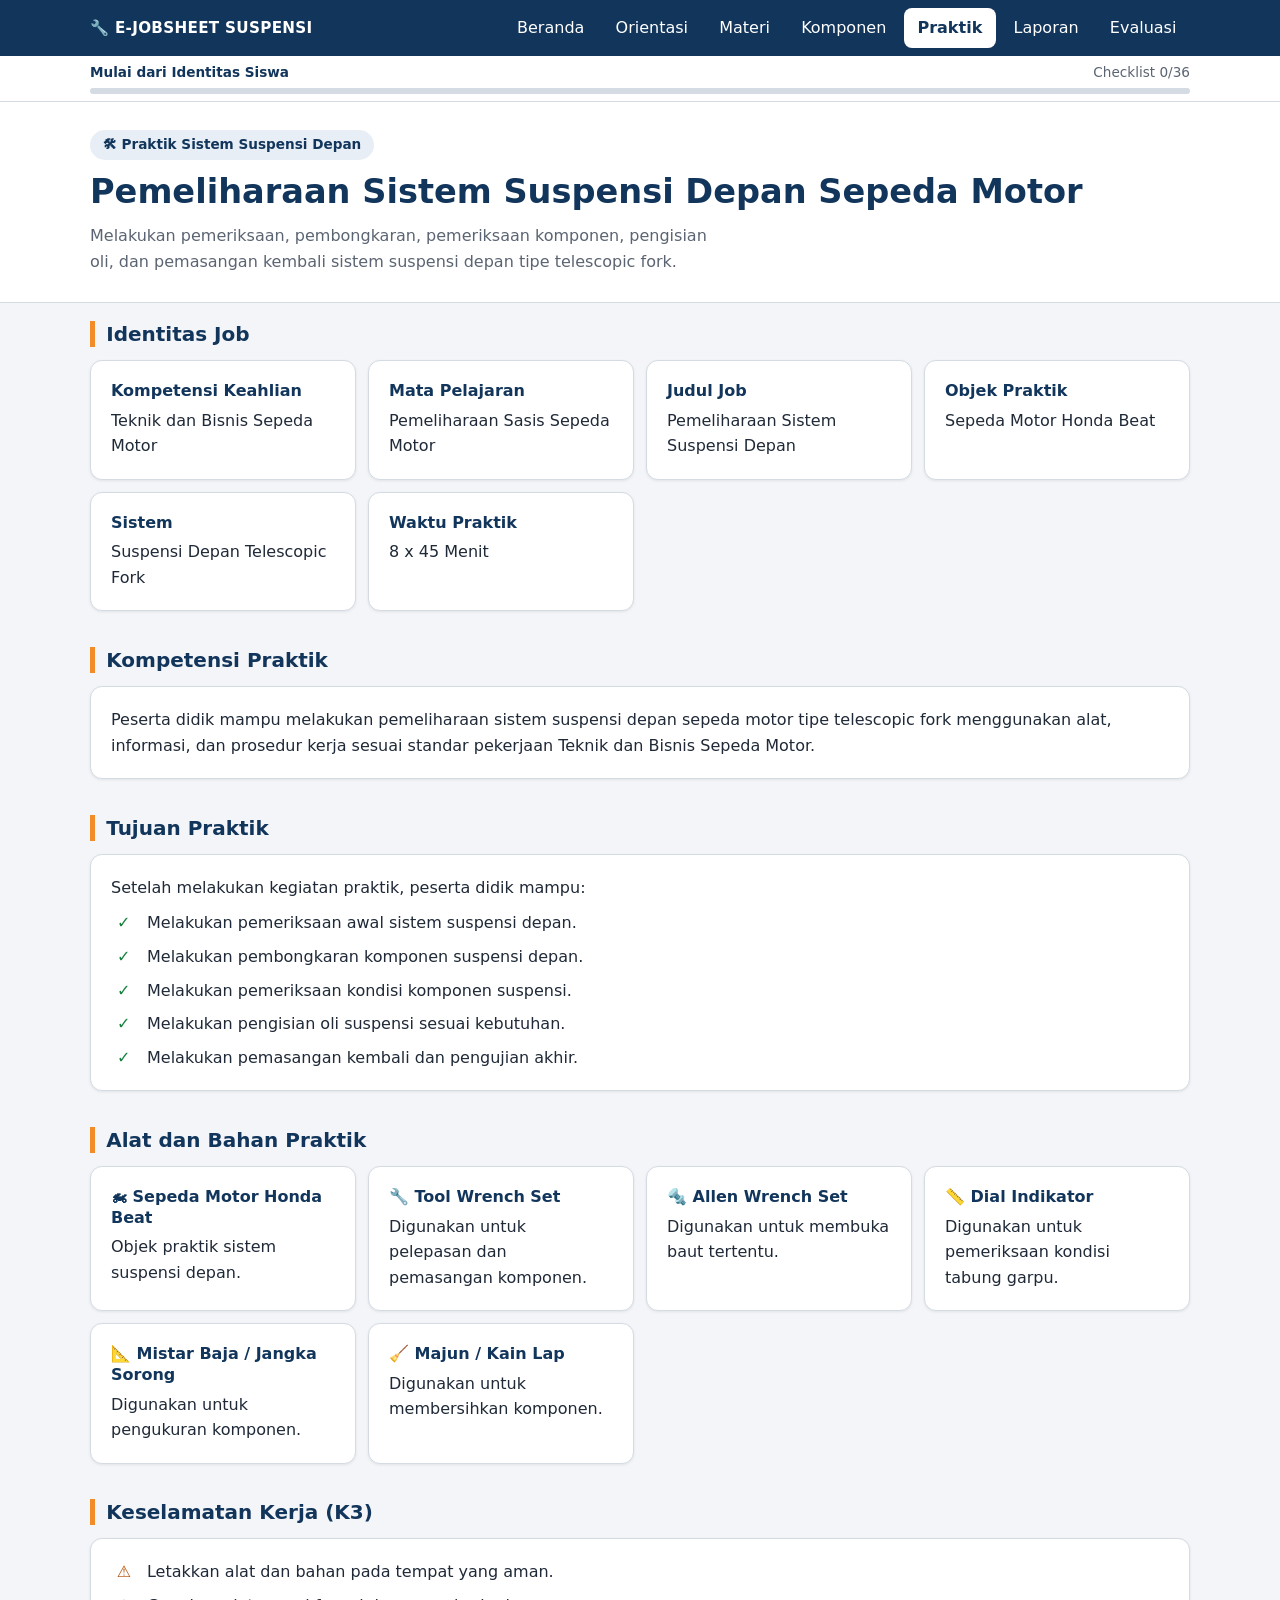
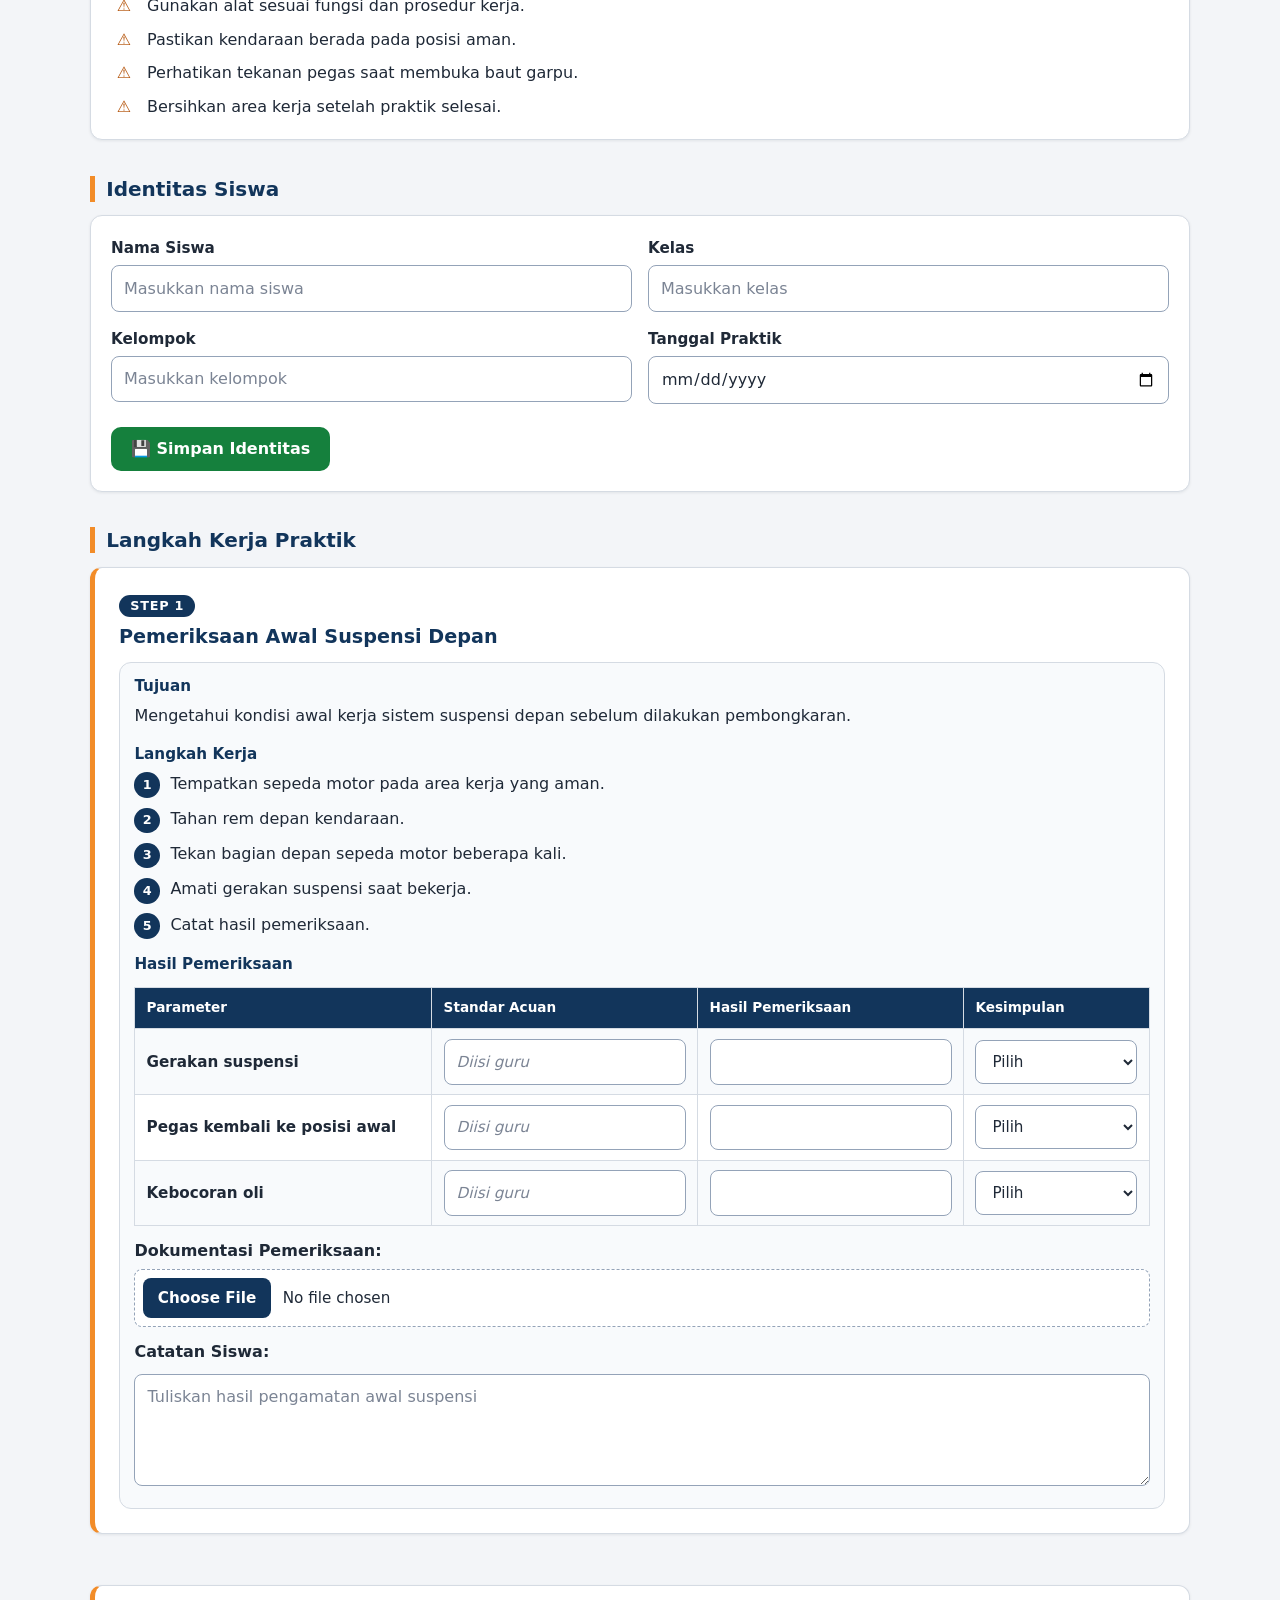
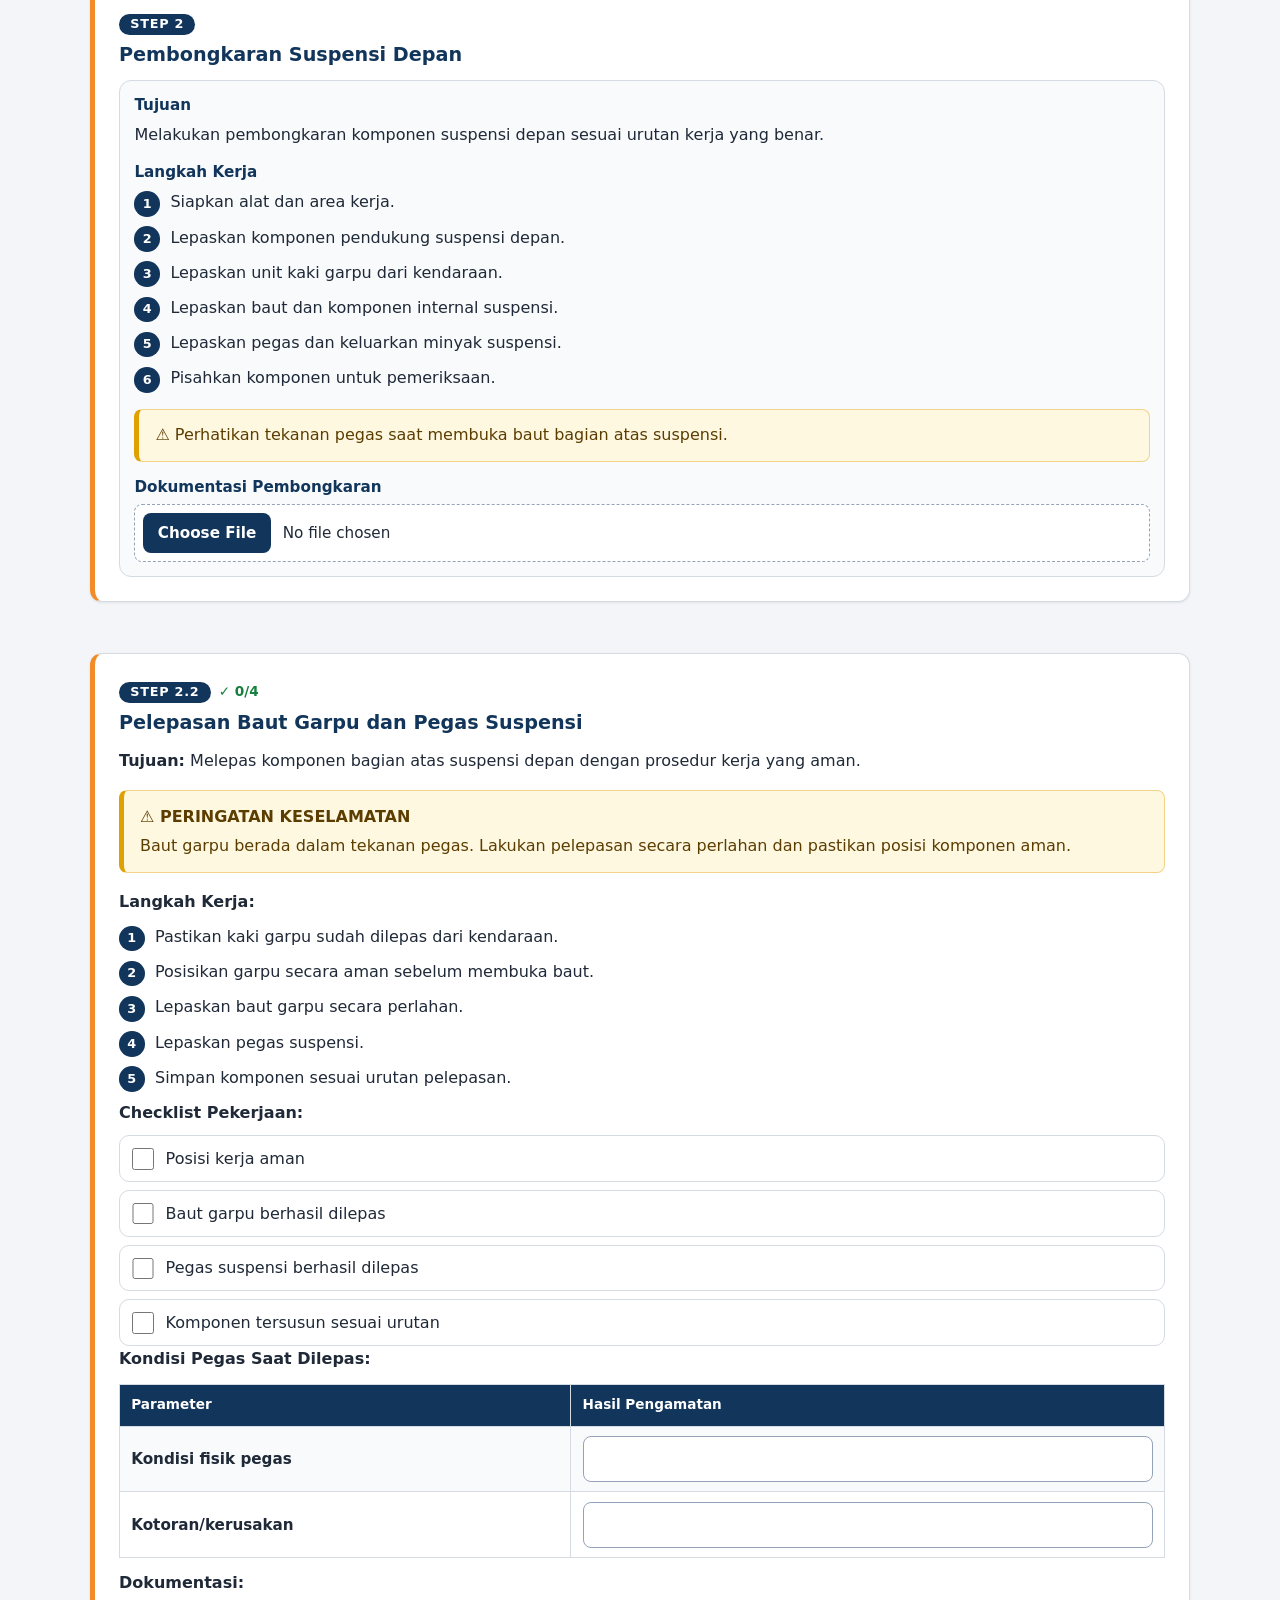
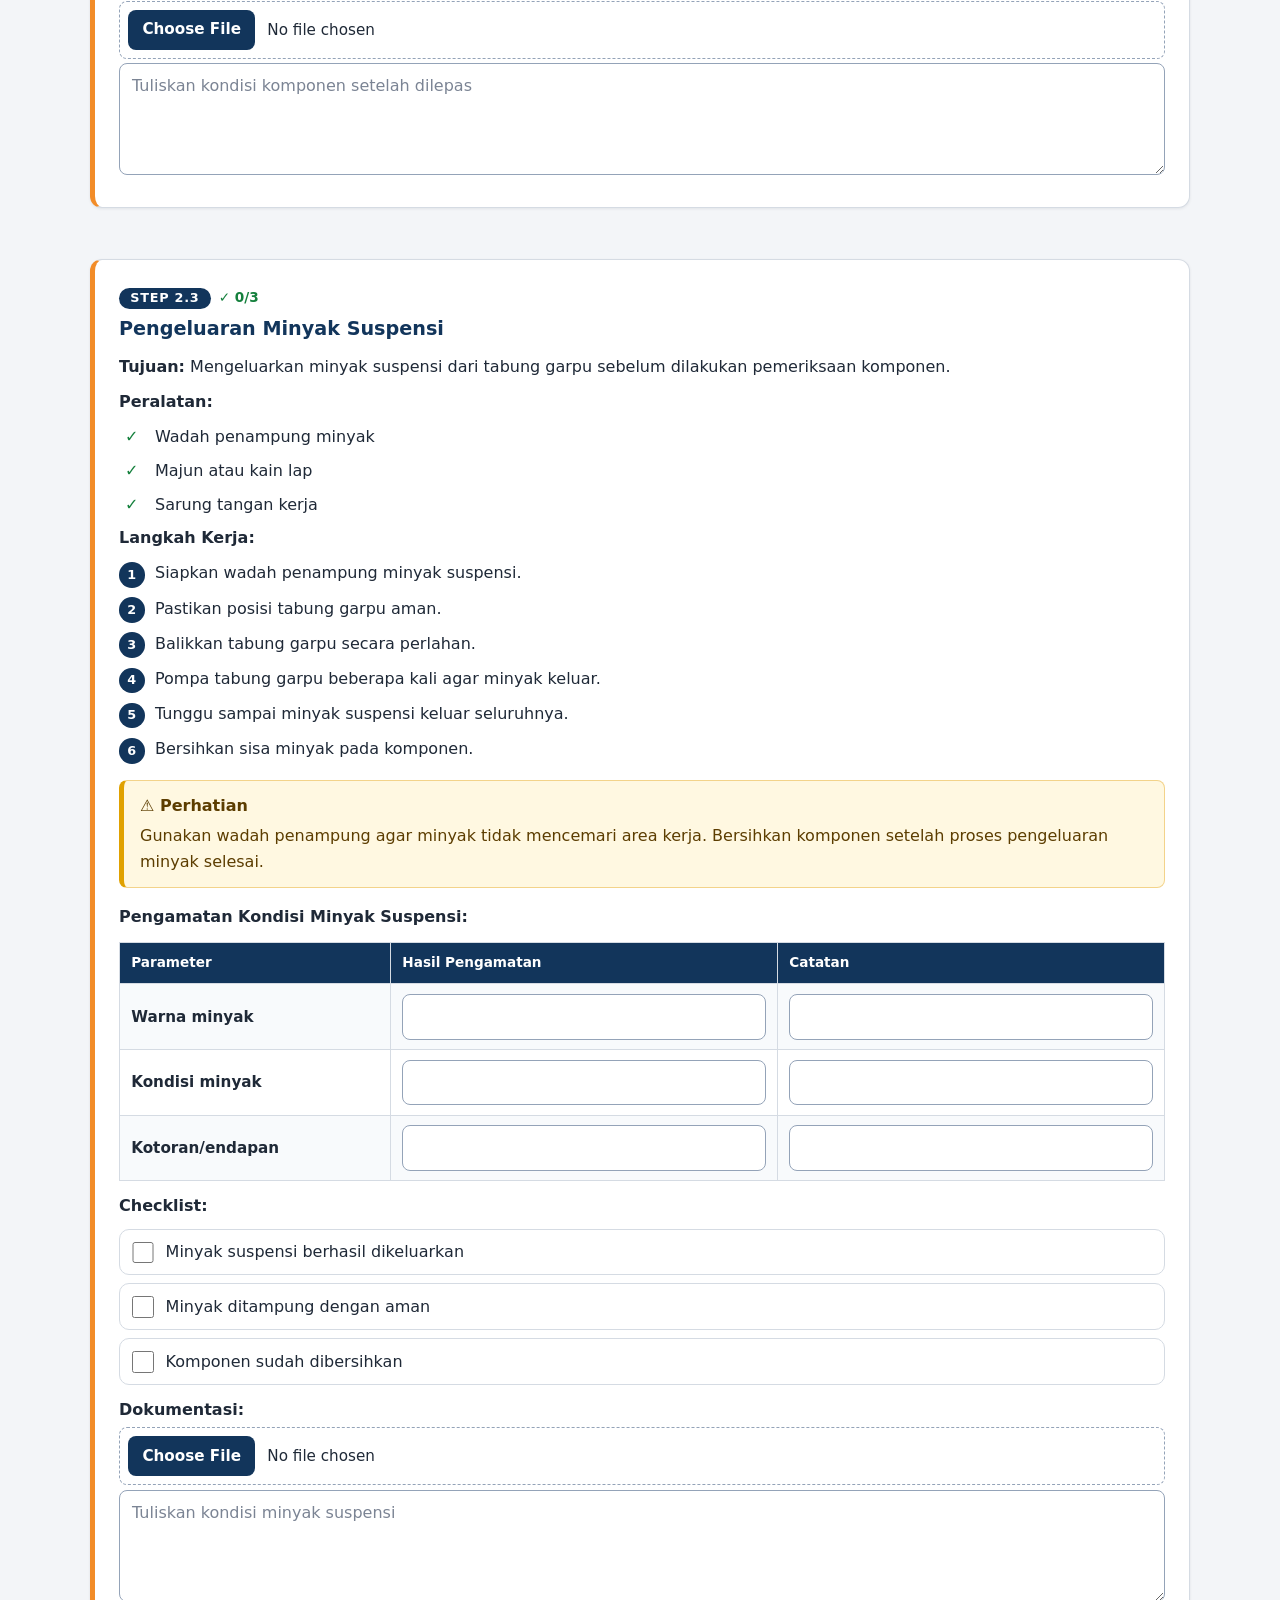
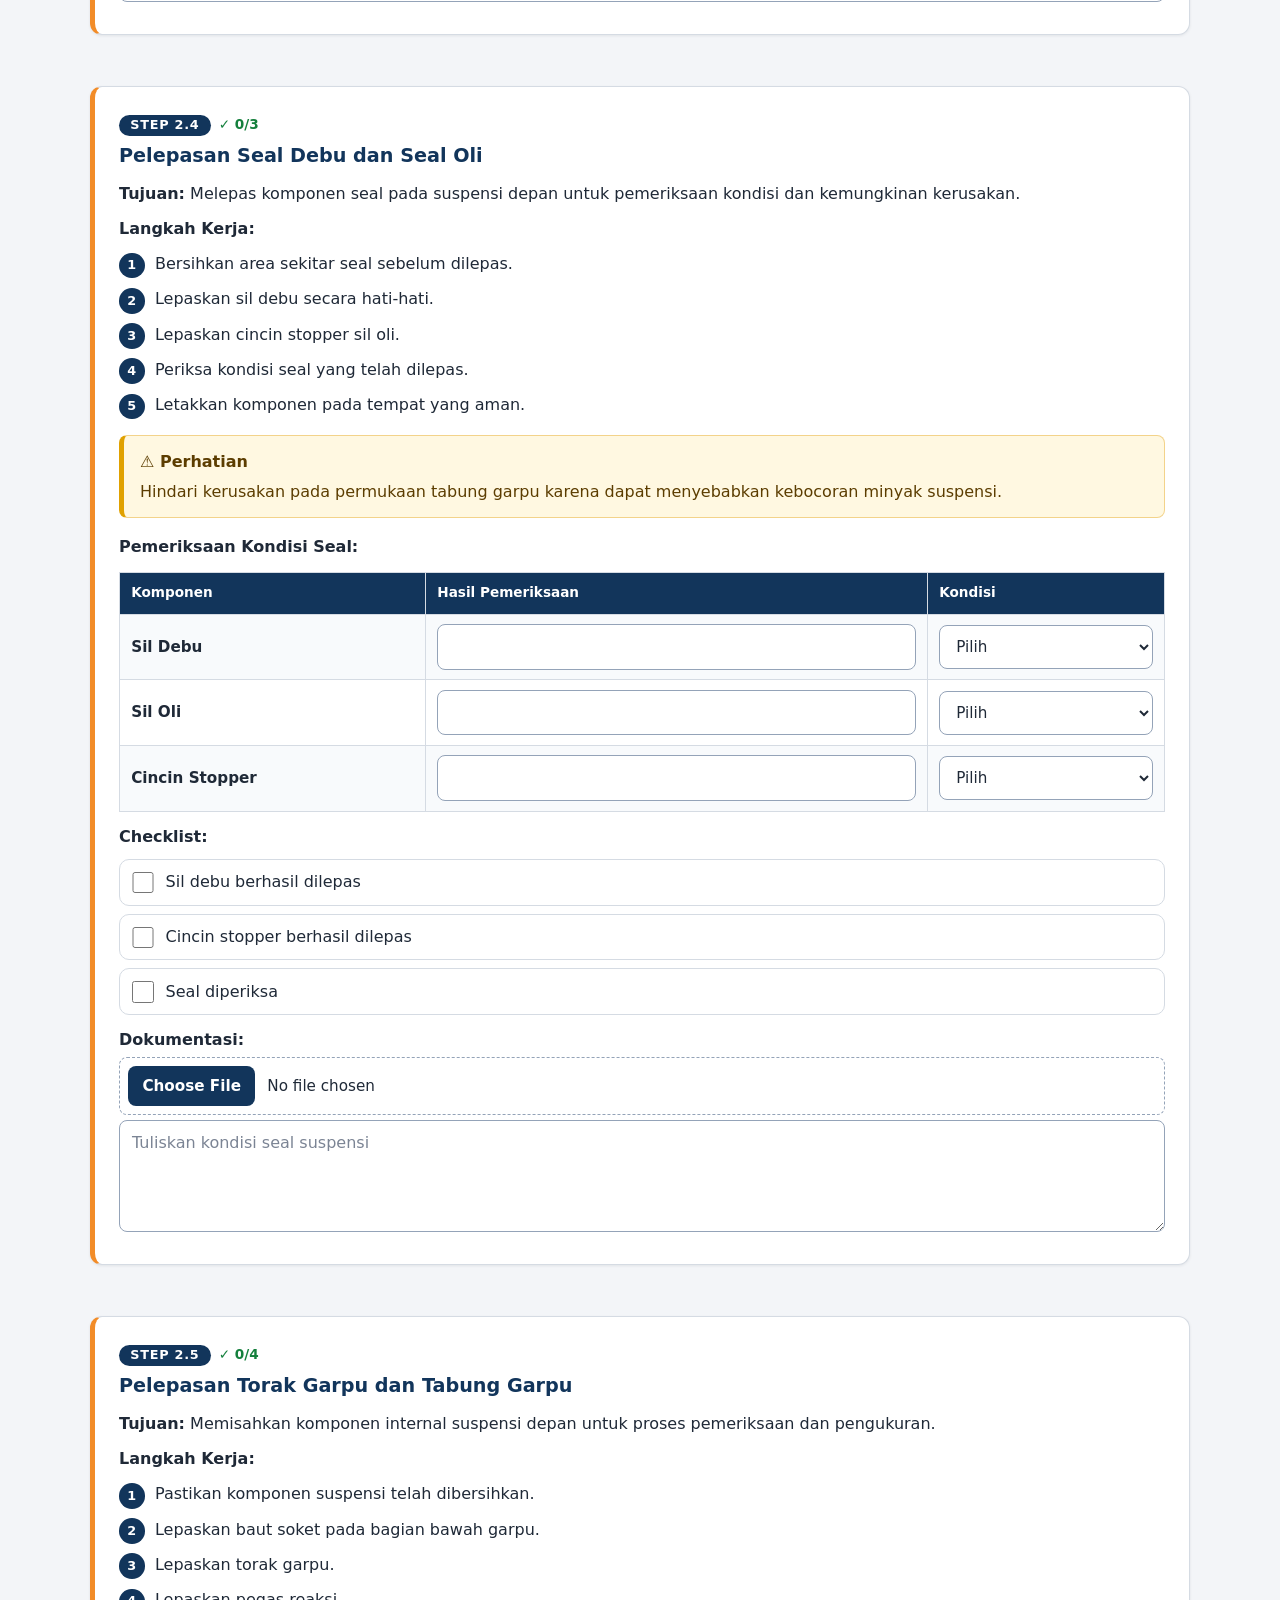
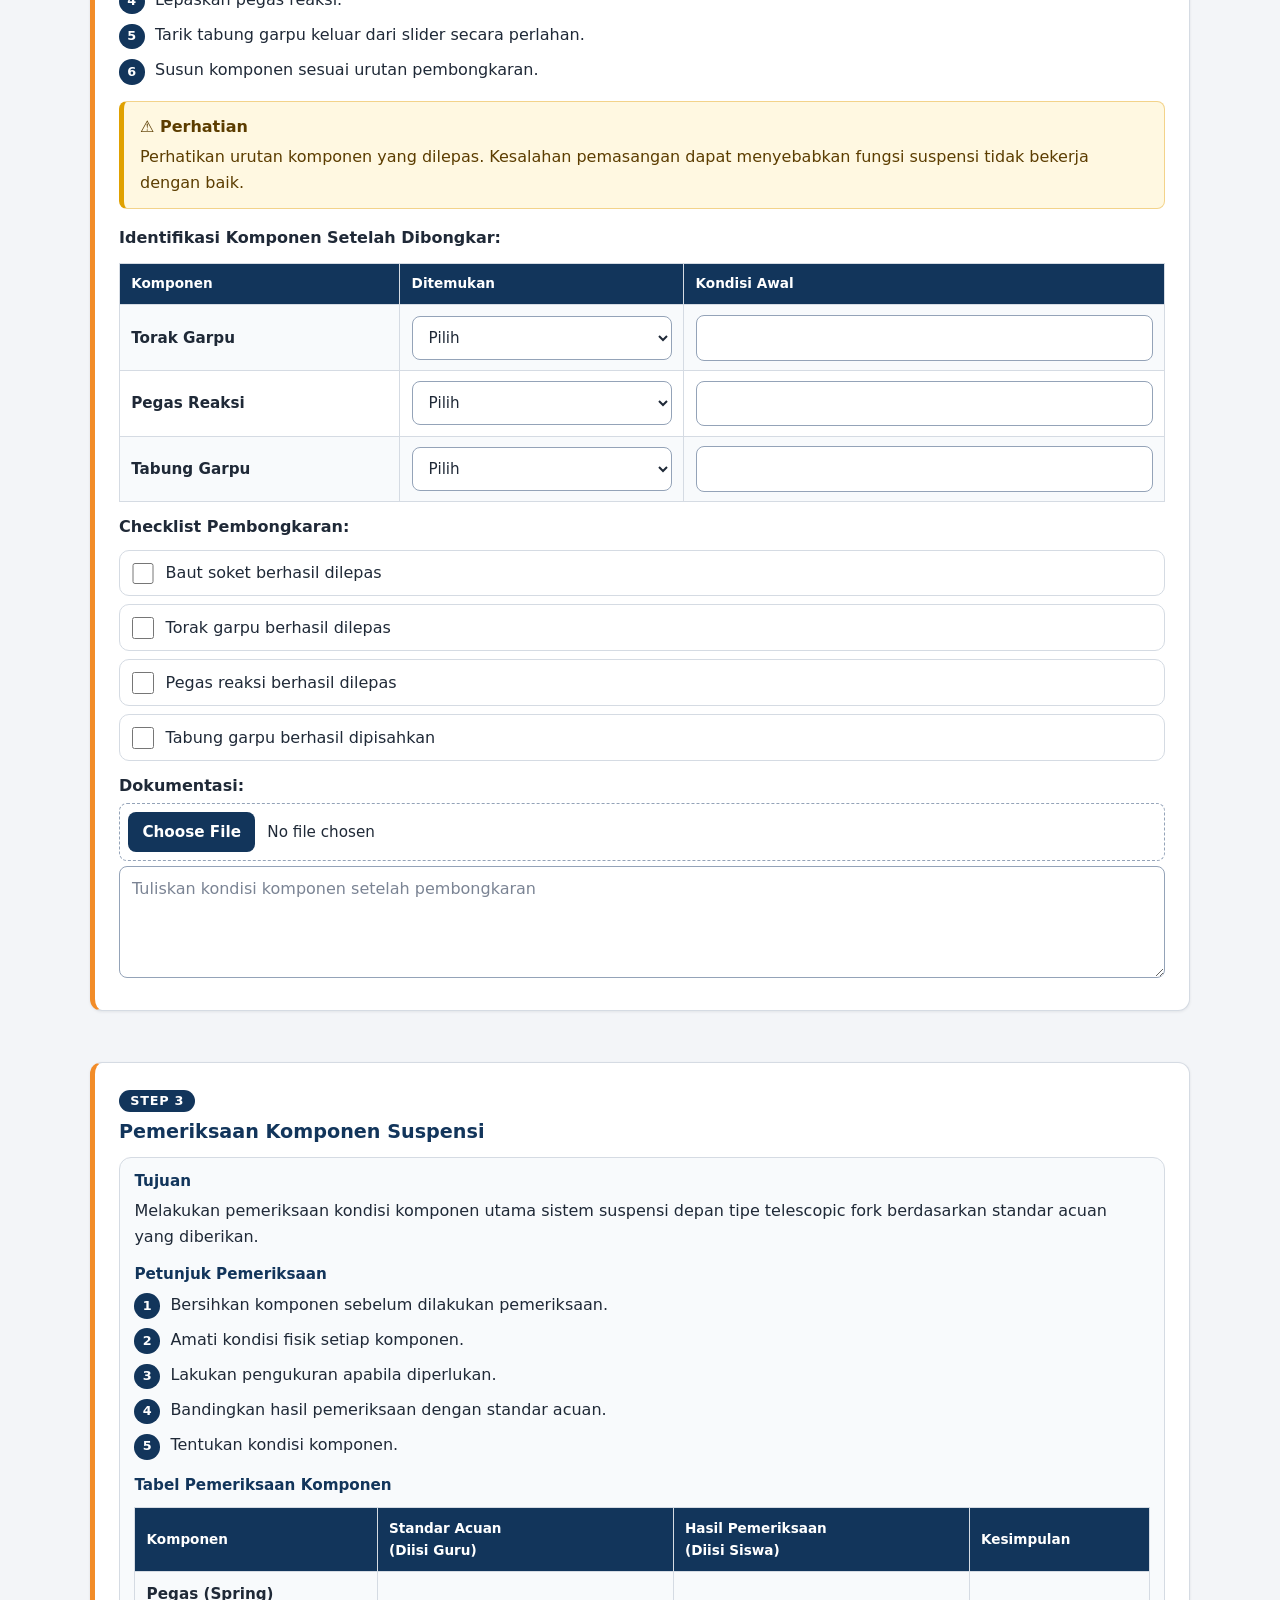
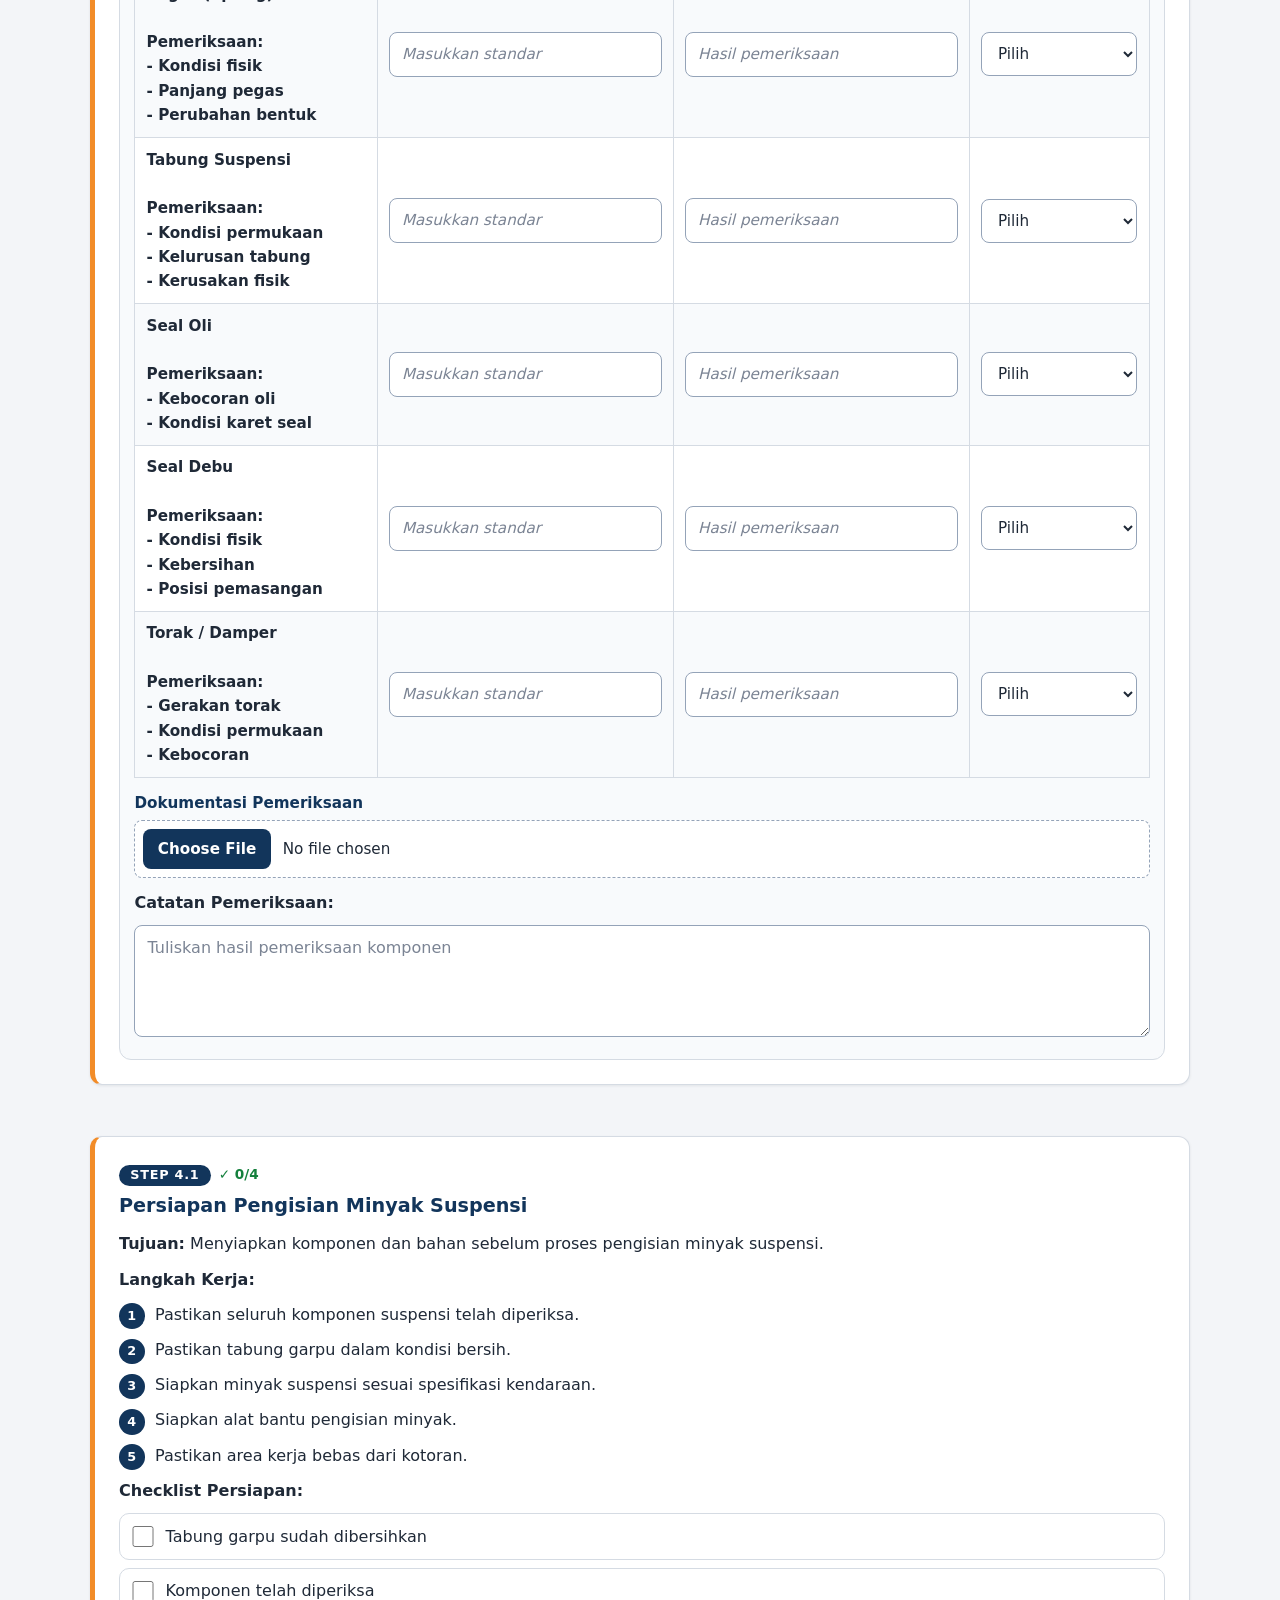
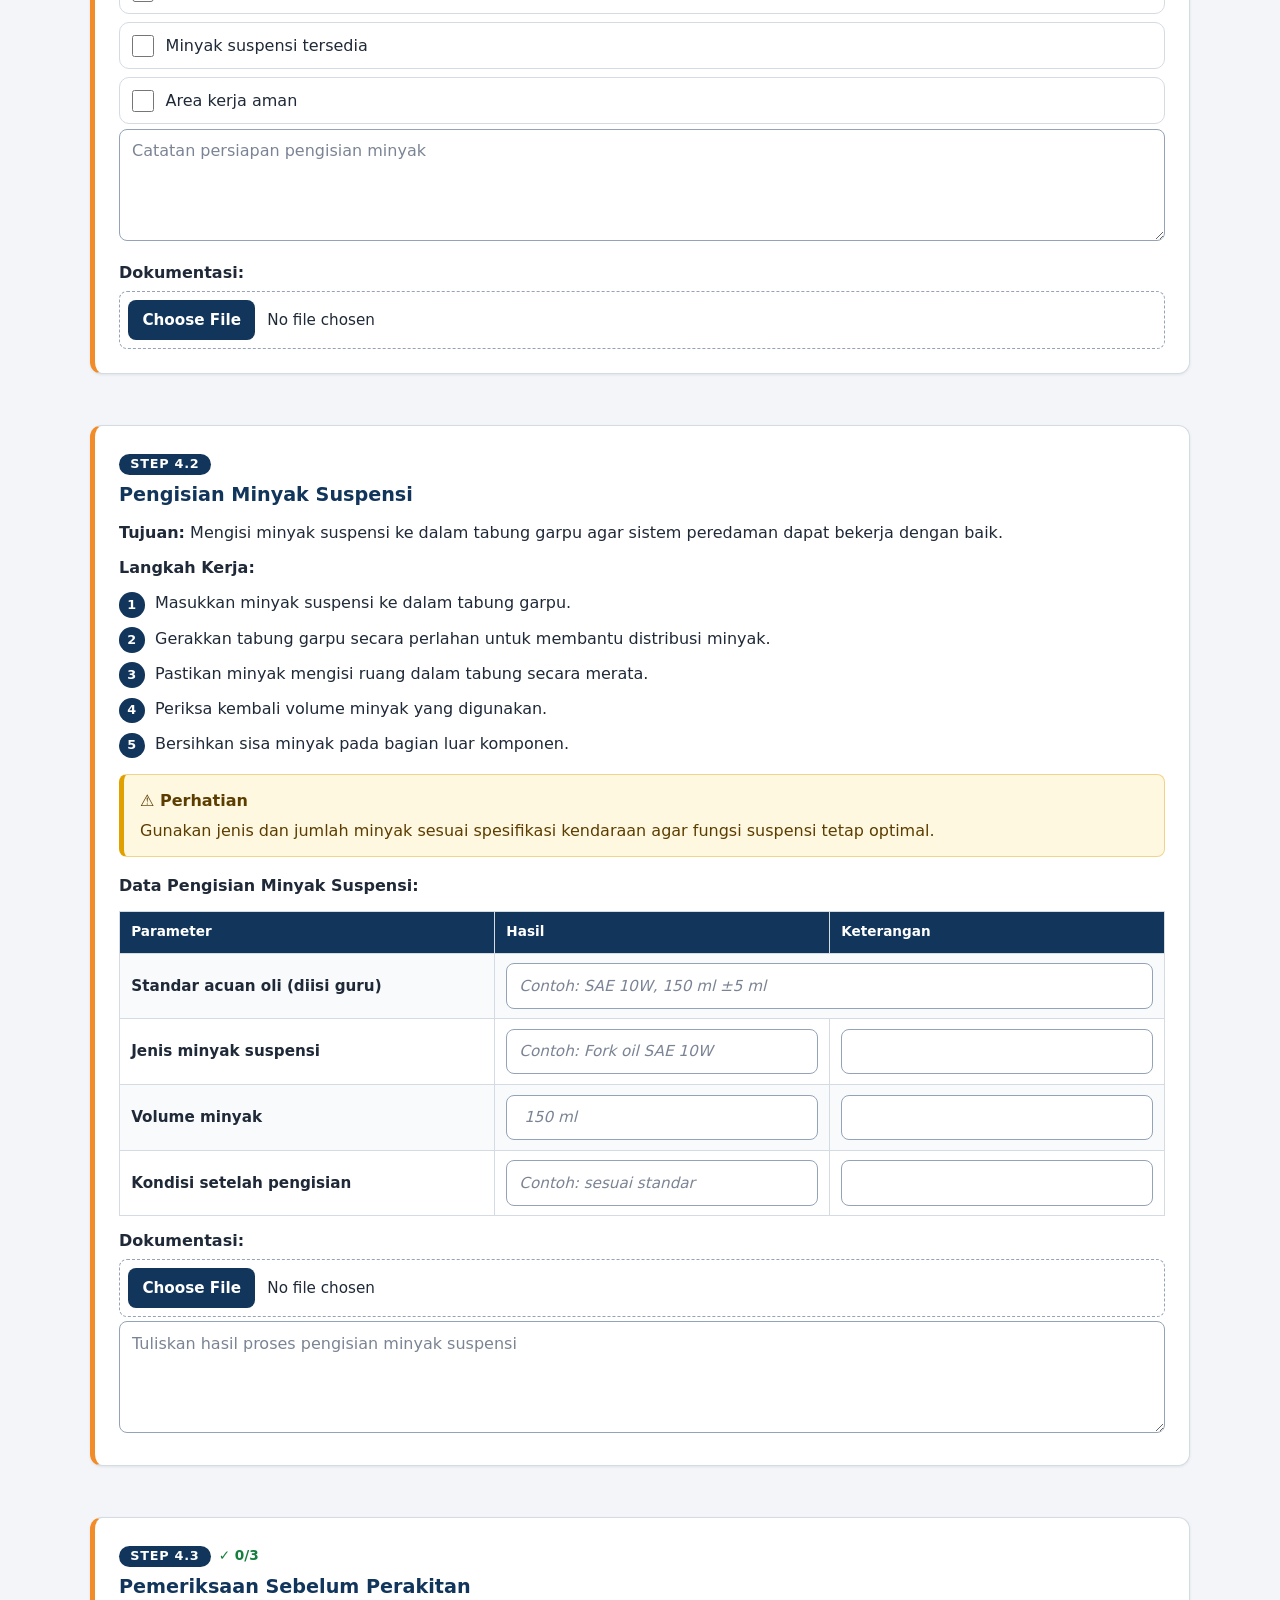
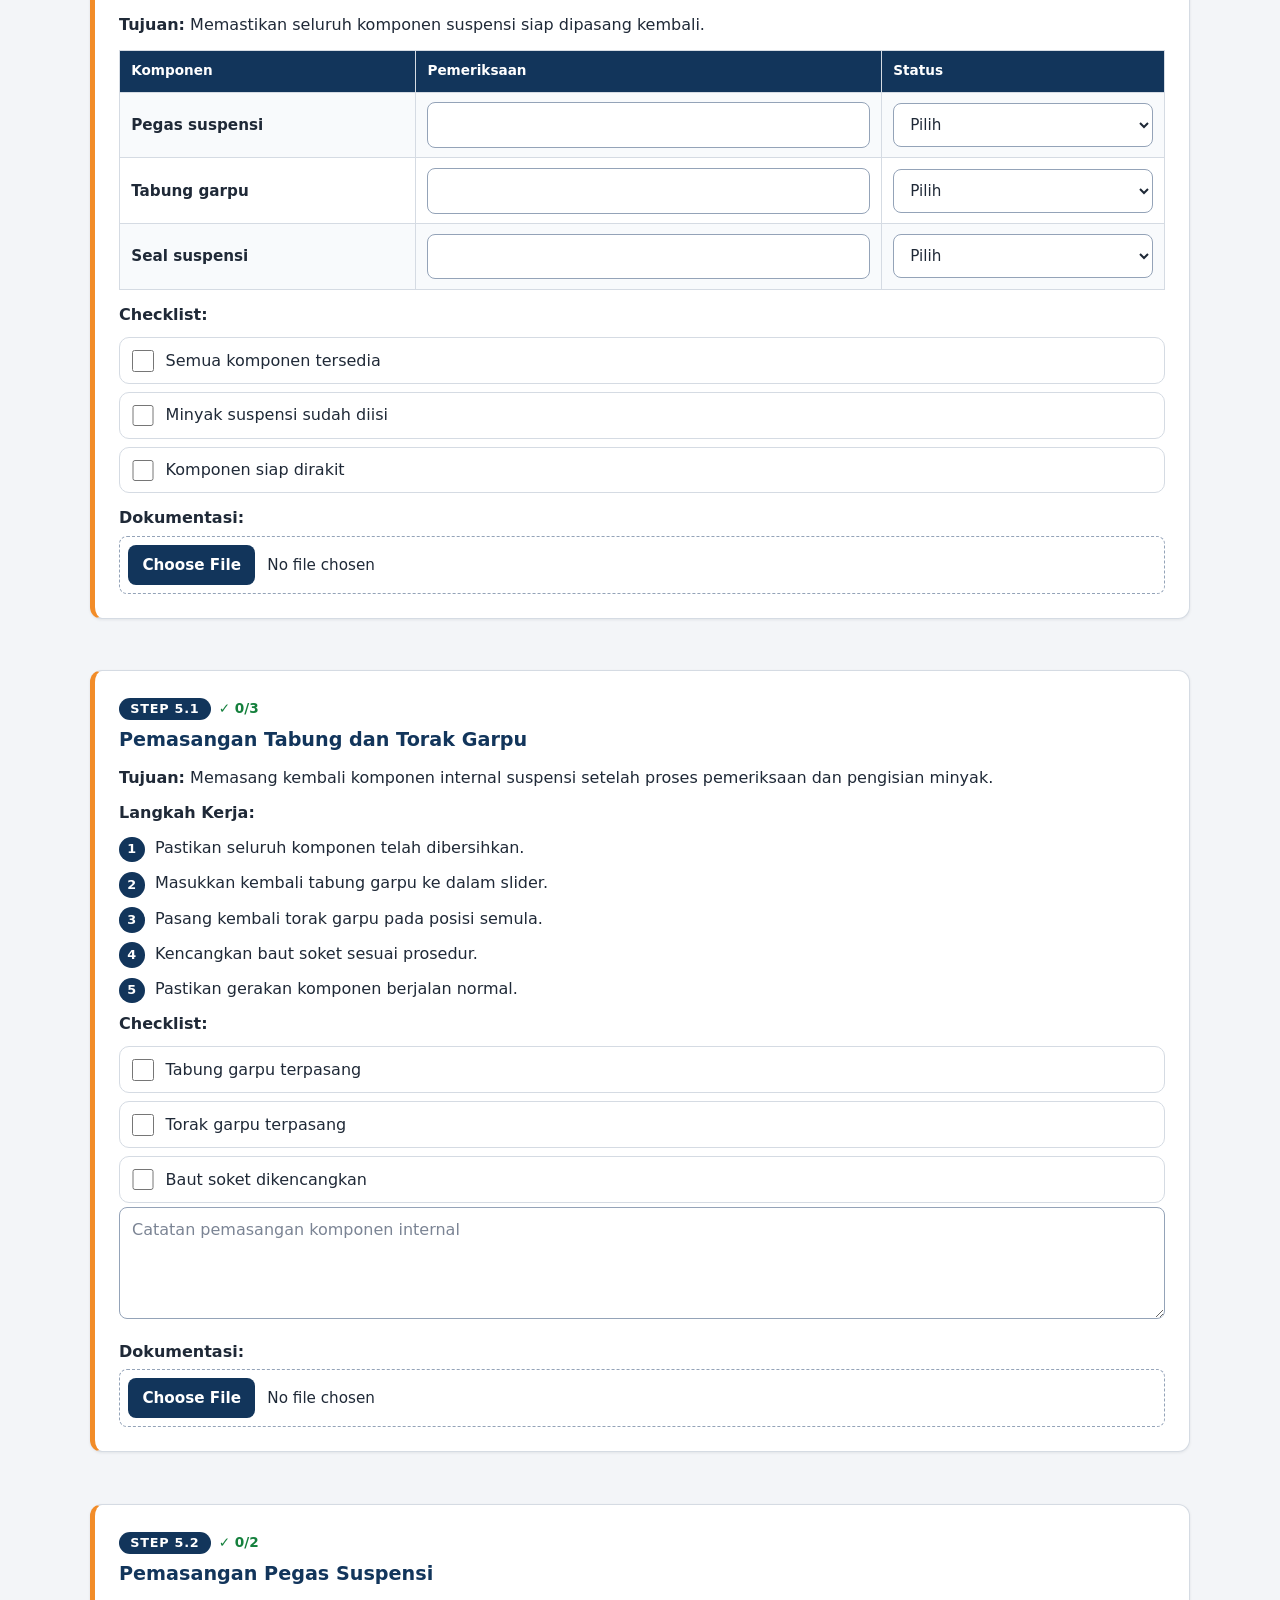
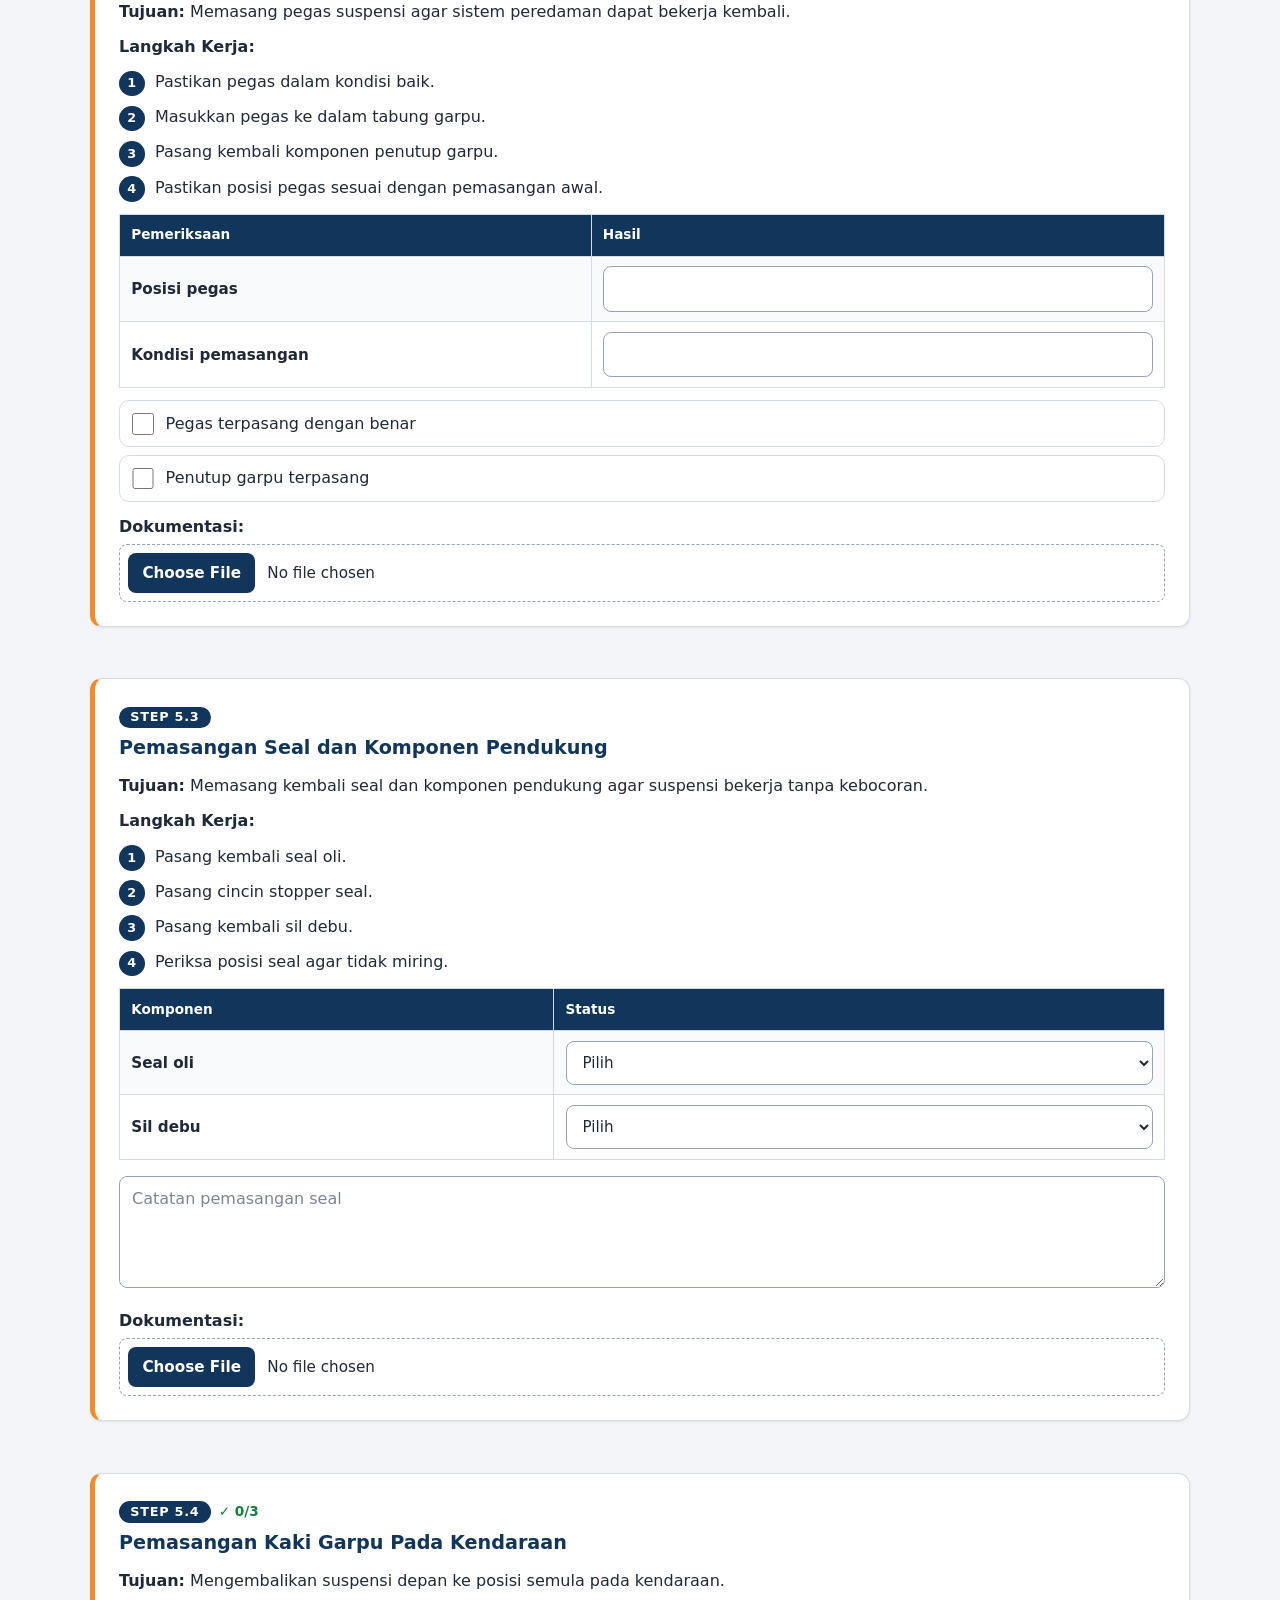
<file: pages/praktik.html>
<!doctype html>
<html lang="id">
  <head>
    <meta charset="UTF-8" />

    <meta name="viewport" content="width=device-width, initial-scale=1.0" />
    <meta name="theme-color" content="#12355b" />
    <script>
      document.documentElement.classList.add("js");
    </script>

    <title>E-Jobsheet Pemeliharaan Suspensi Depan</title>

    <link rel="stylesheet" href="../css/style.css" />
  </head>

  <body class="page-praktik">
    <!-- NAVBAR -->

    <nav class="navbar">
      <div class="logo">🔧 E-JOBSHEET SUSPENSI</div>
      <button
        class="nav-toggle"
        type="button"
        aria-expanded="false"
        aria-controls="menuUtama"
      >
        ☰ Menu
      </button>
      <ul id="menuUtama">
        <li><a href="../index.html">Beranda</a></li>
        <li><a href="orientasi.html">Orientasi</a></li>
        <li><a href="materi.html">Materi</a></li>
        <li><a href="komponen.html">Komponen</a></li>
        <li><a href="praktik.html">Praktik</a></li>
        <li><a href="laporan.html">Laporan</a></li>
        <li><a href="evaluasi.html">Evaluasi</a></li>
      </ul>
    </nav>

    <!-- HERO -->

    <section class="hero">
      <div class="hero-text">
        <div class="badge">🛠 Praktik Sistem Suspensi Depan</div>

        <h1>Pemeliharaan Sistem Suspensi Depan Sepeda Motor</h1>

        <p>
          Melakukan pemeriksaan, pembongkaran, pemeriksaan komponen, pengisian
          oli, dan pemasangan kembali sistem suspensi depan tipe telescopic
          fork.
        </p>
      </div>
    </section>

    <!-- IDENTITAS JOB -->

    <section>
      <div class="container">
        <h2>Identitas Job</h2>

        <div class="info-container">
          <div class="card">
            <h3>Kompetensi Keahlian</h3>

            <p>Teknik dan Bisnis Sepeda Motor</p>
          </div>

          <div class="card">
            <h3>Mata Pelajaran</h3>

            <p>Pemeliharaan Sasis Sepeda Motor</p>
          </div>

          <div class="card">
            <h3>Judul Job</h3>

            <p>Pemeliharaan Sistem Suspensi Depan</p>
          </div>

          <div class="card">
            <h3>Objek Praktik</h3>

            <p>Sepeda Motor Honda Beat</p>
          </div>

          <div class="card">
            <h3>Sistem</h3>

            <p>Suspensi Depan Telescopic Fork</p>
          </div>

          <div class="card">
            <h3>Waktu Praktik</h3>

            <p>8 x 45 Menit</p>
          </div>
        </div>
      </div>
    </section>

    <!-- KOMPETENSI -->

    <section>
      <div class="container">
        <h2>Kompetensi Praktik</h2>

        <div class="card">
          <p>
            Peserta didik mampu melakukan pemeliharaan sistem suspensi depan
            sepeda motor tipe telescopic fork menggunakan alat, informasi, dan
            prosedur kerja sesuai standar pekerjaan Teknik dan Bisnis Sepeda
            Motor.
          </p>
        </div>
      </div>
    </section>

    <!-- TUJUAN -->

    <section>
      <div class="container">
        <h2>Tujuan Praktik</h2>

        <div class="card">
          <p>Setelah melakukan kegiatan praktik, peserta didik mampu:</p>

          <p>✓ Melakukan pemeriksaan awal sistem suspensi depan.</p>

          <p>✓ Melakukan pembongkaran komponen suspensi depan.</p>

          <p>✓ Melakukan pemeriksaan kondisi komponen suspensi.</p>

          <p>✓ Melakukan pengisian oli suspensi sesuai kebutuhan.</p>

          <p>✓ Melakukan pemasangan kembali dan pengujian akhir.</p>
        </div>
      </div>
    </section>

    <!-- ALAT BAHAN -->

    <section>
      <div class="container">
        <h2>Alat dan Bahan Praktik</h2>

        <div class="info-container">
          <div class="card">
            <h3>🏍 Sepeda Motor Honda Beat</h3>

            <p>Objek praktik sistem suspensi depan.</p>
          </div>

          <div class="card">
            <h3>🔧 Tool Wrench Set</h3>

            <p>Digunakan untuk pelepasan dan pemasangan komponen.</p>
          </div>

          <div class="card">
            <h3>🔩 Allen Wrench Set</h3>

            <p>Digunakan untuk membuka baut tertentu.</p>
          </div>

          <div class="card">
            <h3>📏 Dial Indikator</h3>

            <p>Digunakan untuk pemeriksaan kondisi tabung garpu.</p>
          </div>

          <div class="card">
            <h3>📐 Mistar Baja / Jangka Sorong</h3>

            <p>Digunakan untuk pengukuran komponen.</p>
          </div>

          <div class="card">
            <h3>🧹 Majun / Kain Lap</h3>

            <p>Digunakan untuk membersihkan komponen.</p>
          </div>
        </div>
      </div>
    </section>

    <!-- K3 -->

    <section>
      <div class="container">
        <h2>Keselamatan Kerja (K3)</h2>

        <div class="card">
          <p>⚠ Letakkan alat dan bahan pada tempat yang aman.</p>

          <p>⚠ Gunakan alat sesuai fungsi dan prosedur kerja.</p>

          <p>⚠ Pastikan kendaraan berada pada posisi aman.</p>

          <p>⚠ Perhatikan tekanan pegas saat membuka baut garpu.</p>

          <p>⚠ Bersihkan area kerja setelah praktik selesai.</p>
        </div>
      </div>
    </section>

    <!-- IDENTITAS SISWA -->
    <section>
      <div class="container">
        <h2>Identitas Siswa</h2>

        <div class="card identity-form">
          <div class="form-group">
            <label for="namaSiswa">Nama Siswa</label>
            <input
              type="text"
              id="namaSiswa"
              placeholder="Masukkan nama siswa"
            />
          </div>

          <div class="form-group">
            <label for="kelasSiswa">Kelas</label>
            <input type="text" id="kelasSiswa" placeholder="Masukkan kelas" />
          </div>

          <div class="form-group">
            <label for="kelompokSiswa">Kelompok</label>
            <input
              type="text"
              id="kelompokSiswa"
              placeholder="Masukkan kelompok"
            />
          </div>

          <div class="form-group">
            <label for="tanggalPraktik">Tanggal Praktik</label>
            <input type="date" id="tanggalPraktik" />
          </div>

          <button onclick="simpanIdentitas()" class="btn-save">
            💾 Simpan Identitas
          </button>
        </div>
      </div>
    </section>

    <!-- Langkah kerja praktik -->
    <section>
      <div class="container">
        <h2>Langkah Kerja Praktik</h2>

        <div class="step-card">
          <h3>STEP 1</h3>

          <h2>Pemeriksaan Awal Suspensi Depan</h2>

          <div class="card">
            <h3>Tujuan</h3>

            <p>
              Mengetahui kondisi awal kerja sistem suspensi depan sebelum
              dilakukan pembongkaran.
            </p>

            <h3>Langkah Kerja</h3>

            <p>1. Tempatkan sepeda motor pada area kerja yang aman.</p>

            <p>2. Tahan rem depan kendaraan.</p>

            <p>3. Tekan bagian depan sepeda motor beberapa kali.</p>

            <p>4. Amati gerakan suspensi saat bekerja.</p>

            <p>5. Catat hasil pemeriksaan.</p>

            <h3>Hasil Pemeriksaan</h3>

            <table class="inspection-table">
              <tr>
                <th>Parameter</th>

                <th>Standar Acuan</th>

                <th>Hasil Pemeriksaan</th>

                <th>Kesimpulan</th>
              </tr>

              <tr>
                <td>Gerakan suspensi</td>

                <td>
                  <input type="text" placeholder="Diisi guru" />
                </td>

                <td>
                  <input type="text" id="hasilGerakan" />
                </td>

                <td>
                  <select id="kondisiGerakan">
                    <option>Pilih</option>

                    <option>Baik</option>

                    <option>Tidak Baik</option>
                  </select>
                </td>
              </tr>

              <tr>
                <td>Pegas kembali ke posisi awal</td>

                <td>
                  <input type="text" placeholder="Diisi guru" />
                </td>

                <td>
                  <input type="text" id="hasilKembali" />
                </td>

                <td>
                  <select>
                    <option>Pilih</option>

                    <option>Normal</option>

                    <option>Tidak Normal</option>
                  </select>
                </td>
              </tr>

              <tr>
                <td>Kebocoran oli</td>

                <td>
                  <input type="text" placeholder="Diisi guru" />
                </td>

                <td>
                  <input type="text" id="hasilBocorAwal" />
                </td>

                <td>
                  <select>
                    <option>Pilih</option>

                    <option>Tidak Ada</option>

                    <option>Ada</option>
                  </select>
                </td>
              </tr>
            </table>

            <br />

            <label> Dokumentasi Pemeriksaan: </label>

            <br />

            <input type="file" id="fotoPemeriksaanAwal" accept="image/*" />

            <br /><br />

            <img
              id="previewPemeriksaanAwal"
              class="report-image"
              alt="Preview Foto Pemeriksaan Awal"
            />

            <br /><br />

            <label> Catatan Siswa: </label>

            <textarea
              placeholder="Tuliskan hasil pengamatan awal suspensi"
            ></textarea>
          </div>
        </div>
      </div>
    </section>

    <!-- STEP 2. Pembongkaran Suspensi Depan -->

    <section>
      <div class="container">
        <div class="step-card">
          <h3>STEP 2</h3>

          <h2>Pembongkaran Suspensi Depan</h2>

          <div class="card">
            <h3>Tujuan</h3>

            <p>
              Melakukan pembongkaran komponen suspensi depan sesuai urutan kerja
              yang benar.
            </p>

            <h3>Langkah Kerja</h3>

            <p>1. Siapkan alat dan area kerja.</p>

            <p>2. Lepaskan komponen pendukung suspensi depan.</p>

            <p>3. Lepaskan unit kaki garpu dari kendaraan.</p>

            <p>4. Lepaskan baut dan komponen internal suspensi.</p>

            <p>5. Lepaskan pegas dan keluarkan minyak suspensi.</p>

            <p>6. Pisahkan komponen untuk pemeriksaan.</p>

            <div class="warning-box">
              ⚠ Perhatikan tekanan pegas saat membuka baut bagian atas suspensi.
            </div>

            <br />

            <h3>Dokumentasi Pembongkaran</h3>

            <input type="file" id="fotoPembongkaran" accept="image/*" />

            <br /><br />

            <img
              id="previewPembongkaran"
              class="report-image"
              alt="Preview Foto Pembongkaran"
            />
          </div>
        </div>
      </div>
    </section>

    <!-- STEP 2.2 Pelepasan Baut Garpu -->

    <section>
      <div class="container">
        <div class="step-card">
          <h3>STEP 2.2</h3>

          <h2>Pelepasan Baut Garpu dan Pegas Suspensi</h2>

          <p>
            <b>Tujuan:</b>

            Melepas komponen bagian atas suspensi depan dengan prosedur kerja
            yang aman.
          </p>

          <br />

          <div class="warning-box">
            <b> ⚠ PERINGATAN KESELAMATAN </b>

            <p>
              Baut garpu berada dalam tekanan pegas. Lakukan pelepasan secara
              perlahan dan pastikan posisi komponen aman.
            </p>
          </div>

          <br />

          <p>
            <b>Langkah Kerja:</b>
          </p>

          <p>1. Pastikan kaki garpu sudah dilepas dari kendaraan.</p>

          <p>2. Posisikan garpu secara aman sebelum membuka baut.</p>

          <p>3. Lepaskan baut garpu secara perlahan.</p>

          <p>4. Lepaskan pegas suspensi.</p>

          <p>5. Simpan komponen sesuai urutan pelepasan.</p>

          <br />

          <p>
            <b> Checklist Pekerjaan: </b>
          </p>

          <label>
            <input type="checkbox" />

            Posisi kerja aman
          </label>

          <label>
            <input type="checkbox" />

            Baut garpu berhasil dilepas
          </label>

          <label>
            <input type="checkbox" />

            Pegas suspensi berhasil dilepas
          </label>

          <label>
            <input type="checkbox" />

            Komponen tersusun sesuai urutan
          </label>

          <br /><br />

          <p>
            <b> Kondisi Pegas Saat Dilepas: </b>
          </p>

          <table class="inspection-table">
            <tr>
              <th>Parameter</th>

              <th>Hasil Pengamatan</th>
            </tr>

            <tr>
              <td>Kondisi fisik pegas</td>

              <td>
                <input type="text" />
              </td>
            </tr>

            <tr>
              <td>Kotoran/kerusakan</td>

              <td>
                <input type="text" />
              </td>
            </tr>
          </table>

          <br />

          <label> Dokumentasi: </label>

          <br />

          <input type="file" id="fotoPegasLepas" accept="image/*" />

          <br /><br />

          <img
            id="previewPegasLepas"
            class="report-image"
            alt="Preview Foto Pegas Dilepas"
          />

          <br /><br />

          <textarea
            placeholder="Tuliskan kondisi komponen setelah dilepas"
          ></textarea>
        </div>
      </div>
    </section>

    <!-- STEP 2.3 Pengeluaran Minyak Suspensi -->

    <section>
      <div class="container">
        <div class="step-card">
          <h3>STEP 2.3</h3>

          <h2>Pengeluaran Minyak Suspensi</h2>

          <p>
            <b>Tujuan:</b>

            Mengeluarkan minyak suspensi dari tabung garpu sebelum dilakukan
            pemeriksaan komponen.
          </p>

          <br />

          <p>
            <b>Peralatan:</b>
          </p>

          <p>✓ Wadah penampung minyak</p>

          <p>✓ Majun atau kain lap</p>

          <p>✓ Sarung tangan kerja</p>

          <br />

          <p>
            <b>Langkah Kerja:</b>
          </p>

          <p>1. Siapkan wadah penampung minyak suspensi.</p>

          <p>2. Pastikan posisi tabung garpu aman.</p>

          <p>3. Balikkan tabung garpu secara perlahan.</p>

          <p>4. Pompa tabung garpu beberapa kali agar minyak keluar.</p>

          <p>5. Tunggu sampai minyak suspensi keluar seluruhnya.</p>

          <p>6. Bersihkan sisa minyak pada komponen.</p>

          <br />

          <div class="warning-box">
            <b> ⚠ Perhatian </b>

            <p>
              Gunakan wadah penampung agar minyak tidak mencemari area kerja.
              Bersihkan komponen setelah proses pengeluaran minyak selesai.
            </p>
          </div>

          <br />

          <p>
            <b> Pengamatan Kondisi Minyak Suspensi: </b>
          </p>

          <table class="inspection-table">
            <tr>
              <th>Parameter</th>

              <th>Hasil Pengamatan</th>

              <th>Catatan</th>
            </tr>

            <tr>
              <td>Warna minyak</td>

              <td>
                <input type="text" />
              </td>

              <td>
                <input type="text" />
              </td>
            </tr>

            <tr>
              <td>Kondisi minyak</td>

              <td>
                <input type="text" />
              </td>

              <td>
                <input type="text" />
              </td>
            </tr>

            <tr>
              <td>Kotoran/endapan</td>

              <td>
                <input type="text" />
              </td>

              <td>
                <input type="text" />
              </td>
            </tr>
          </table>

          <br />

          <p>
            <b> Checklist: </b>
          </p>

          <label>
            <input type="checkbox" />

            Minyak suspensi berhasil dikeluarkan
          </label>

          <label>
            <input type="checkbox" />

            Minyak ditampung dengan aman
          </label>

          <label>
            <input type="checkbox" />

            Komponen sudah dibersihkan
          </label>

          <br /><br />

          <label> Dokumentasi: </label>

          <br />

          <input type="file" id="fotoMinyakKeluar" accept="image/*" />

          <br /><br />

          <img
            id="previewMinyakKeluar"
            class="report-image"
            alt="Preview Foto Pengeluaran Minyak"
          />

          <br /><br />

          <textarea placeholder="Tuliskan kondisi minyak suspensi"></textarea>
        </div>
      </div>
    </section>

    <!-- STEP 2.4 Pelepasan Seal Debu dan Seal Oli -->

    <section>
      <div class="container">
        <div class="step-card">
          <h3>STEP 2.4</h3>

          <h2>Pelepasan Seal Debu dan Seal Oli</h2>

          <p>
            <b>Tujuan:</b>

            Melepas komponen seal pada suspensi depan untuk pemeriksaan kondisi
            dan kemungkinan kerusakan.
          </p>

          <br />

          <p>
            <b>Langkah Kerja:</b>
          </p>

          <p>1. Bersihkan area sekitar seal sebelum dilepas.</p>

          <p>2. Lepaskan sil debu secara hati-hati.</p>

          <p>3. Lepaskan cincin stopper sil oli.</p>

          <p>4. Periksa kondisi seal yang telah dilepas.</p>

          <p>5. Letakkan komponen pada tempat yang aman.</p>

          <br />

          <div class="warning-box">
            <b> ⚠ Perhatian </b>

            <p>
              Hindari kerusakan pada permukaan tabung garpu karena dapat
              menyebabkan kebocoran minyak suspensi.
            </p>
          </div>

          <br />

          <p>
            <b> Pemeriksaan Kondisi Seal: </b>
          </p>

          <table class="inspection-table">
            <tr>
              <th>Komponen</th>

              <th>Hasil Pemeriksaan</th>

              <th>Kondisi</th>
            </tr>

            <tr>
              <td>Sil Debu</td>

              <td>
                <input type="text" />
              </td>

              <td>
                <select>
                  <option>Pilih</option>

                  <option>Baik</option>

                  <option>Rusak</option>
                </select>
              </td>
            </tr>

            <tr>
              <td>Sil Oli</td>

              <td>
                <input type="text" />
              </td>

              <td>
                <select>
                  <option>Pilih</option>

                  <option>Baik</option>

                  <option>Bocor</option>
                </select>
              </td>
            </tr>

            <tr>
              <td>Cincin Stopper</td>

              <td>
                <input type="text" />
              </td>

              <td>
                <select>
                  <option>Pilih</option>

                  <option>Baik</option>

                  <option>Rusak</option>
                </select>
              </td>
            </tr>
          </table>

          <br />

          <p>
            <b> Checklist: </b>
          </p>

          <label>
            <input type="checkbox" />

            Sil debu berhasil dilepas
          </label>

          <label>
            <input type="checkbox" />

            Cincin stopper berhasil dilepas
          </label>

          <label>
            <input type="checkbox" />

            Seal diperiksa
          </label>

          <br /><br />

          <label> Dokumentasi: </label>

          <br />

          <input type="file" id="fotoSealLepas" accept="image/*" />

          <br /><br />

          <img
            id="previewSealLepas"
            class="report-image"
            alt="Preview Foto Seal Dilepas"
          />

          <br /><br />

          <textarea placeholder="Tuliskan kondisi seal suspensi"></textarea>
        </div>
      </div>
    </section>

    <!-- STEP 2.5 Pelepasan Torak dan Tabung Garpu -->

    <section>
      <div class="container">
        <div class="step-card">
          <h3>STEP 2.5</h3>

          <h2>Pelepasan Torak Garpu dan Tabung Garpu</h2>

          <p>
            <b>Tujuan:</b>

            Memisahkan komponen internal suspensi depan untuk proses pemeriksaan
            dan pengukuran.
          </p>

          <br />

          <p>
            <b>Langkah Kerja:</b>
          </p>

          <p>1. Pastikan komponen suspensi telah dibersihkan.</p>

          <p>2. Lepaskan baut soket pada bagian bawah garpu.</p>

          <p>3. Lepaskan torak garpu.</p>

          <p>4. Lepaskan pegas reaksi.</p>

          <p>5. Tarik tabung garpu keluar dari slider secara perlahan.</p>

          <p>6. Susun komponen sesuai urutan pembongkaran.</p>

          <br />

          <div class="warning-box">
            <b> ⚠ Perhatian </b>

            <p>
              Perhatikan urutan komponen yang dilepas. Kesalahan pemasangan
              dapat menyebabkan fungsi suspensi tidak bekerja dengan baik.
            </p>
          </div>

          <br />

          <p>
            <b> Identifikasi Komponen Setelah Dibongkar: </b>
          </p>

          <table class="inspection-table">
            <tr>
              <th>Komponen</th>

              <th>Ditemukan</th>

              <th>Kondisi Awal</th>
            </tr>

            <tr>
              <td>Torak Garpu</td>

              <td>
                <select>
                  <option>Pilih</option>

                  <option>Ada</option>

                  <option>Tidak Ada</option>
                </select>
              </td>

              <td>
                <input type="text" />
              </td>
            </tr>

            <tr>
              <td>Pegas Reaksi</td>

              <td>
                <select>
                  <option>Pilih</option>

                  <option>Ada</option>

                  <option>Tidak Ada</option>
                </select>
              </td>

              <td>
                <input type="text" />
              </td>
            </tr>

            <tr>
              <td>Tabung Garpu</td>

              <td>
                <select>
                  <option>Pilih</option>

                  <option>Terlepas</option>

                  <option>Belum</option>
                </select>
              </td>

              <td>
                <input type="text" />
              </td>
            </tr>
          </table>

          <br />

          <p>
            <b> Checklist Pembongkaran:</b>
          </p>

          <label>
            <input type="checkbox" />

            Baut soket berhasil dilepas
          </label>

          <label>
            <input type="checkbox" />

            Torak garpu berhasil dilepas
          </label>

          <label>
            <input type="checkbox" />

            Pegas reaksi berhasil dilepas
          </label>

          <label>
            <input type="checkbox" />

            Tabung garpu berhasil dipisahkan
          </label>

          <br /><br />

          <label> Dokumentasi: </label>

          <br />

          <input type="file" id="fotoTorakTabung" accept="image/*" />

          <br /><br />

          <img
            id="previewTorakTabung"
            class="report-image"
            alt="Preview Foto Torak dan Tabung"
          />

          <br /><br />

          <textarea
            placeholder="Tuliskan kondisi komponen setelah pembongkaran"
          ></textarea>
        </div>
      </div>
    </section>

    <!-- STEP 3 PEMERIKSAAN KOMPONEN SUSPENSI -->

    <section>
      <div class="container">
        <div class="step-card">
          <h3>STEP 3</h3>

          <h2>Pemeriksaan Komponen Suspensi</h2>

          <div class="card">
            <h3>Tujuan</h3>

            <p>
              Melakukan pemeriksaan kondisi komponen utama sistem suspensi depan
              tipe telescopic fork berdasarkan standar acuan yang diberikan.
            </p>

            <h3>Petunjuk Pemeriksaan</h3>

            <p>1. Bersihkan komponen sebelum dilakukan pemeriksaan.</p>

            <p>2. Amati kondisi fisik setiap komponen.</p>

            <p>3. Lakukan pengukuran apabila diperlukan.</p>

            <p>4. Bandingkan hasil pemeriksaan dengan standar acuan.</p>

            <p>5. Tentukan kondisi komponen.</p>

            <h3>Tabel Pemeriksaan Komponen</h3>

            <table class="inspection-table">
              <tr>
                <th>Komponen</th>

                <th>
                  Standar Acuan
                  <br />
                  (Diisi Guru)
                </th>

                <th>
                  Hasil Pemeriksaan
                  <br />
                  (Diisi Siswa)
                </th>

                <th>Kesimpulan</th>
              </tr>

              <!-- PEGAS -->

              <tr>
                <td>
                  <b> Pegas (Spring) </b>

                  <br /><br />

                  Pemeriksaan:

                  <br />
                  - Kondisi fisik
                  <br />
                  - Panjang pegas
                  <br />
                  - Perubahan bentuk
                </td>

                <td>
                  <input
                    type="text"
                    id="standarPegas"
                    placeholder="Masukkan standar"
                  />
                </td>

                <td>
                  <input
                    type="text"
                    id="hasilPegas"
                    placeholder="Hasil pemeriksaan"
                  />
                </td>

                <td>
                  <select id="kondisiPegas">
                    <option>Pilih</option>

                    <option>Baik</option>

                    <option>Tidak Baik</option>
                  </select>
                </td>
              </tr>

              <!-- TABUNG -->

              <tr>
                <td>
                  <b> Tabung Suspensi </b>

                  <br /><br />

                  Pemeriksaan:

                  <br />
                  - Kondisi permukaan
                  <br />
                  - Kelurusan tabung
                  <br />
                  - Kerusakan fisik
                </td>

                <td>
                  <input
                    type="text"
                    id="standarTabung"
                    placeholder="Masukkan standar"
                  />
                </td>

                <td>
                  <input
                    type="text"
                    id="hasilTabung"
                    placeholder="Hasil pemeriksaan"
                  />
                </td>

                <td>
                  <select id="kondisiTabung">
                    <option>Pilih</option>

                    <option>Baik</option>

                    <option>Tidak Baik</option>
                  </select>
                </td>
              </tr>

              <!-- SEAL OLI -->

              <tr>
                <td>
                  <b> Seal Oli </b>

                  <br /><br />

                  Pemeriksaan:

                  <br />
                  - Kebocoran oli
                  <br />
                  - Kondisi karet seal
                </td>

                <td>
                  <input
                    type="text"
                    id="standarSealOli"
                    placeholder="Masukkan standar"
                  />
                </td>

                <td>
                  <input
                    type="text"
                    id="hasilSealOli"
                    placeholder="Hasil pemeriksaan"
                  />
                </td>

                <td>
                  <select id="kondisiSealOli">
                    <option>Pilih</option>

                    <option>Baik</option>

                    <option>Rusak</option>
                  </select>
                </td>
              </tr>

              <!-- SEAL DEBU -->

              <tr>
                <td>
                  <b> Seal Debu </b>

                  <br /><br />

                  Pemeriksaan:

                  <br />
                  - Kondisi fisik
                  <br />
                  - Kebersihan
                  <br />
                  - Posisi pemasangan
                </td>

                <td>
                  <input
                    type="text"
                    id="standarSealDebu"
                    placeholder="Masukkan standar"
                  />
                </td>

                <td>
                  <input
                    type="text"
                    id="hasilSealDebu"
                    placeholder="Hasil pemeriksaan"
                  />
                </td>

                <td>
                  <select id="kondisiSealDebu">
                    <option>Pilih</option>

                    <option>Baik</option>

                    <option>Rusak</option>
                  </select>
                </td>
              </tr>

              <!-- TORAK -->

              <tr>
                <td>
                  <b> Torak / Damper </b>

                  <br /><br />

                  Pemeriksaan:

                  <br />
                  - Gerakan torak
                  <br />
                  - Kondisi permukaan
                  <br />
                  - Kebocoran
                </td>

                <td>
                  <input
                    type="text"
                    id="standarTorak"
                    placeholder="Masukkan standar"
                  />
                </td>

                <td>
                  <input
                    type="text"
                    id="hasilTorak"
                    placeholder="Hasil pemeriksaan"
                  />
                </td>

                <td>
                  <select id="kondisiTorakGarpu">
                    <option>Pilih</option>

                    <option>Baik</option>

                    <option>Tidak Baik</option>
                  </select>
                </td>
              </tr>
            </table>

            <br />

            <h3>Dokumentasi Pemeriksaan</h3>

            <input type="file" id="fotoPemeriksaan" accept="image/*" />

            <br /><br />

            <img
              id="previewPemeriksaan"
              class="report-image"
              alt="Preview Foto Pemeriksaan"
            />

            <br /><br />

            <label> Catatan Pemeriksaan: </label>

            <textarea
              placeholder="Tuliskan hasil pemeriksaan komponen"
            ></textarea>
          </div>
        </div>
      </div>
    </section>

    <!-- STEP 4.1 Persiapan Pengisian Minyak Suspensi -->

    <section>
      <div class="container">
        <div class="step-card">
          <h3>STEP 4.1</h3>

          <h2>Persiapan Pengisian Minyak Suspensi</h2>

          <p>
            <b>Tujuan:</b>

            Menyiapkan komponen dan bahan sebelum proses pengisian minyak
            suspensi.
          </p>

          <br />

          <p>
            <b>Langkah Kerja:</b>
          </p>

          <p>1. Pastikan seluruh komponen suspensi telah diperiksa.</p>

          <p>2. Pastikan tabung garpu dalam kondisi bersih.</p>

          <p>3. Siapkan minyak suspensi sesuai spesifikasi kendaraan.</p>

          <p>4. Siapkan alat bantu pengisian minyak.</p>

          <p>5. Pastikan area kerja bebas dari kotoran.</p>

          <br />

          <p>
            <b> Checklist Persiapan: </b>
          </p>

          <label>
            <input type="checkbox" />

            Tabung garpu sudah dibersihkan
          </label>

          <label>
            <input type="checkbox" />

            Komponen telah diperiksa
          </label>

          <label>
            <input type="checkbox" />

            Minyak suspensi tersedia
          </label>

          <label>
            <input type="checkbox" />

            Area kerja aman
          </label>

          <br /><br />

          <textarea placeholder="Catatan persiapan pengisian minyak"></textarea>

          <br /><br />

          <label> Dokumentasi: </label>

          <br />

          <input type="file" id="fotoPersiapanOli" accept="image/*" />

          <br /><br />

          <img
            id="previewPersiapanOli"
            class="report-image"
            alt="Preview Foto Persiapan Oli"
          />
        </div>
      </div>
    </section>

    <!-- STEP 4.2 Pengisian Minyak Suspensi -->

    <section>
      <div class="container">
        <div class="step-card">
          <h3>STEP 4.2</h3>

          <h2>Pengisian Minyak Suspensi</h2>

          <p>
            <b>Tujuan:</b>

            Mengisi minyak suspensi ke dalam tabung garpu agar sistem peredaman
            dapat bekerja dengan baik.
          </p>

          <br />

          <p>
            <b>Langkah Kerja:</b>
          </p>

          <p>1. Masukkan minyak suspensi ke dalam tabung garpu.</p>

          <p>
            2. Gerakkan tabung garpu secara perlahan untuk membantu distribusi
            minyak.
          </p>

          <p>3. Pastikan minyak mengisi ruang dalam tabung secara merata.</p>

          <p>4. Periksa kembali volume minyak yang digunakan.</p>

          <p>5. Bersihkan sisa minyak pada bagian luar komponen.</p>

          <br />

          <div class="warning-box">
            <b> ⚠ Perhatian </b>

            <p>
              Gunakan jenis dan jumlah minyak sesuai spesifikasi kendaraan agar
              fungsi suspensi tetap optimal.
            </p>
          </div>

          <br />

          <p>
            <b> Data Pengisian Minyak Suspensi: </b>
          </p>

          <table class="inspection-table">
            <tr>
              <th>Parameter</th>

              <th>Hasil</th>

              <th>Keterangan</th>
            </tr>

            <tr>
              <td>Standar acuan oli (diisi guru)</td>

              <td colspan="2">
                <input
                  type="text"
                  id="standarMinyak"
                  placeholder="Contoh: SAE 10W, 150 ml ±5 ml"
                />
              </td>
            </tr>

            <tr>
              <td>Jenis minyak suspensi</td>

              <td>
                <input
                  type="text"
                  id="jenisMinyak"
                  placeholder="Contoh: Fork oil SAE 10W"
                />
              </td>

              <td>
                <input type="text" />
              </td>
            </tr>

            <tr>
              <td>Volume minyak</td>

              <td>
                <input type="text" id="volumeMinyak" placeholder=" 150 ml" />
              </td>

              <td>
                <input type="text" />
              </td>
            </tr>

            <tr>
              <td>Kondisi setelah pengisian</td>

              <td>
                <input
                  type="text"
                  id="kondisiSetelahPengisian"
                  placeholder="Contoh: sesuai standar"
                />
              </td>

              <td>
                <input type="text" />
              </td>
            </tr>
          </table>

          <br />

          <label> Dokumentasi: </label>

          <br />

          <input type="file" id="fotoPengisianOli" accept="image/*" />

          <br /><br />

          <img
            id="previewPengisianOli"
            class="report-image"
            alt="Preview Foto Pengisian Oli"
          />

          <br /><br />

          <textarea
            placeholder="Tuliskan hasil proses pengisian minyak suspensi"
          ></textarea>
        </div>
      </div>
    </section>

    <!-- STEP 4.3 Pemeriksaan Sebelum Perakitan -->

    <section>
      <div class="container">
        <div class="step-card">
          <h3>STEP 4.3</h3>

          <h2>Pemeriksaan Sebelum Perakitan</h2>

          <p>
            <b>Tujuan:</b>

            Memastikan seluruh komponen suspensi siap dipasang kembali.
          </p>

          <br />

          <table class="inspection-table">
            <tr>
              <th>Komponen</th>

              <th>Pemeriksaan</th>

              <th>Status</th>
            </tr>

            <tr>
              <td>Pegas suspensi</td>

              <td>
                <input type="text" />
              </td>

              <td>
                <select>
                  <option>Pilih</option>

                  <option>Siap</option>

                  <option>Tidak Siap</option>
                </select>
              </td>
            </tr>

            <tr>
              <td>Tabung garpu</td>

              <td>
                <input type="text" />
              </td>

              <td>
                <select>
                  <option>Pilih</option>

                  <option>Siap</option>

                  <option>Tidak Siap</option>
                </select>
              </td>
            </tr>

            <tr>
              <td>Seal suspensi</td>

              <td>
                <input type="text" />
              </td>

              <td>
                <select>
                  <option>Pilih</option>

                  <option>Siap</option>

                  <option>Tidak Siap</option>
                </select>
              </td>
            </tr>
          </table>

          <br />

          <p>
            <b> Checklist:</b>
          </p>

          <label>
            <input type="checkbox" />

            Semua komponen tersedia
          </label>

          <label>
            <input type="checkbox" />

            Minyak suspensi sudah diisi
          </label>

          <label>
            <input type="checkbox" />

            Komponen siap dirakit
          </label>

          <br /><br />

          <label> Dokumentasi: </label>

          <br />

          <input type="file" id="fotoSebelumPerakitan" accept="image/*" />

          <br /><br />

          <img
            id="previewSebelumPerakitan"
            class="report-image"
            alt="Preview Foto Sebelum Perakitan"
          />
        </div>
      </div>
    </section>

    <!-- STEP 5.1 Pemasangan Tabung dan Torak Garpu -->

    <section>
      <div class="container">
        <div class="step-card">
          <h3>STEP 5.1</h3>

          <h2>Pemasangan Tabung dan Torak Garpu</h2>

          <p>
            <b>Tujuan:</b>

            Memasang kembali komponen internal suspensi setelah proses
            pemeriksaan dan pengisian minyak.
          </p>

          <br />

          <p>
            <b>Langkah Kerja:</b>
          </p>

          <p>1. Pastikan seluruh komponen telah dibersihkan.</p>

          <p>2. Masukkan kembali tabung garpu ke dalam slider.</p>

          <p>3. Pasang kembali torak garpu pada posisi semula.</p>

          <p>4. Kencangkan baut soket sesuai prosedur.</p>

          <p>5. Pastikan gerakan komponen berjalan normal.</p>

          <br />

          <p>
            <b> Checklist: </b>
          </p>

          <label>
            <input type="checkbox" />

            Tabung garpu terpasang
          </label>

          <label>
            <input type="checkbox" />

            Torak garpu terpasang
          </label>

          <label>
            <input type="checkbox" />

            Baut soket dikencangkan
          </label>

          <br /><br />

          <textarea
            placeholder="Catatan pemasangan komponen internal"
          ></textarea>

          <br /><br />

          <label> Dokumentasi: </label>

          <br />

          <input type="file" id="fotoPasangTorak" accept="image/*" />

          <br /><br />

          <img
            id="previewPasangTorak"
            class="report-image"
            alt="Preview Foto Pemasangan Tabung dan Torak"
          />
        </div>
      </div>
    </section>

    <!-- STEP 5.2 Pemasangan Pegas Suspensi -->

    <section>
      <div class="container">
        <div class="step-card">
          <h3>STEP 5.2</h3>

          <h2>Pemasangan Pegas Suspensi</h2>

          <p>
            <b>Tujuan:</b>

            Memasang pegas suspensi agar sistem peredaman dapat bekerja kembali.
          </p>

          <br />

          <p>
            <b>Langkah Kerja:</b>
          </p>

          <p>1. Pastikan pegas dalam kondisi baik.</p>

          <p>2. Masukkan pegas ke dalam tabung garpu.</p>

          <p>3. Pasang kembali komponen penutup garpu.</p>

          <p>4. Pastikan posisi pegas sesuai dengan pemasangan awal.</p>

          <br />

          <table class="inspection-table">
            <tr>
              <th>Pemeriksaan</th>

              <th>Hasil</th>
            </tr>

            <tr>
              <td>Posisi pegas</td>

              <td>
                <input type="text" />
              </td>
            </tr>

            <tr>
              <td>Kondisi pemasangan</td>

              <td>
                <input type="text" />
              </td>
            </tr>
          </table>

          <br />

          <label>
            <input type="checkbox" />

            Pegas terpasang dengan benar
          </label>

          <label>
            <input type="checkbox" />

            Penutup garpu terpasang
          </label>

          <br /><br />

          <label> Dokumentasi: </label>

          <br />

          <input type="file" id="fotoPasangPegas" accept="image/*" />

          <br /><br />

          <img
            id="previewPasangPegas"
            class="report-image"
            alt="Preview Foto Pemasangan Pegas"
          />
        </div>
      </div>
    </section>

    <!-- STEP 5.3 Pemasangan Seal -->

    <section>
      <div class="container">
        <div class="step-card">
          <h3>STEP 5.3</h3>

          <h2>Pemasangan Seal dan Komponen Pendukung</h2>

          <p>
            <b>Tujuan:</b>

            Memasang kembali seal dan komponen pendukung agar suspensi bekerja
            tanpa kebocoran.
          </p>

          <br />

          <p>
            <b>Langkah Kerja:</b>
          </p>

          <p>1. Pasang kembali seal oli.</p>

          <p>2. Pasang cincin stopper seal.</p>

          <p>3. Pasang kembali sil debu.</p>

          <p>4. Periksa posisi seal agar tidak miring.</p>

          <br />

          <table class="inspection-table">
            <tr>
              <th>Komponen</th>

              <th>Status</th>
            </tr>

            <tr>
              <td>Seal oli</td>

              <td>
                <select>
                  <option>Pilih</option>

                  <option>Terpasang</option>

                  <option>Belum</option>
                </select>
              </td>
            </tr>

            <tr>
              <td>Sil debu</td>

              <td>
                <select>
                  <option>Pilih</option>

                  <option>Terpasang</option>

                  <option>Belum</option>
                </select>
              </td>
            </tr>
          </table>

          <br />

          <textarea placeholder="Catatan pemasangan seal"></textarea>

          <br /><br />

          <label> Dokumentasi: </label>

          <br />

          <input type="file" id="fotoPasangSeal" accept="image/*" />

          <br /><br />

          <img
            id="previewPasangSeal"
            class="report-image"
            alt="Preview Foto Pemasangan Seal"
          />
        </div>
      </div>
    </section>

    <!-- STEP 5.4 Pemasangan Kaki Garpu -->

    <section>
      <div class="container">
        <div class="step-card">
          <h3>STEP 5.4</h3>

          <h2>Pemasangan Kaki Garpu Pada Kendaraan</h2>

          <p>
            <b>Tujuan:</b>

            Mengembalikan suspensi depan ke posisi semula pada kendaraan.
          </p>

          <br />

          <p>
            <b>Langkah Kerja:</b>
          </p>

          <p>1. Masukkan kaki garpu pada dudukannya.</p>

          <p>2. Pastikan posisi kiri dan kanan sesuai.</p>

          <p>3. Kencangkan baut penjepit garpu.</p>

          <p>4. Pasang kembali komponen luar yang dilepas.</p>

          <p>5. Pastikan seluruh baut terpasang dengan baik.</p>

          <br />

          <label>
            <input type="checkbox" />

            Kaki garpu terpasang
          </label>

          <label>
            <input type="checkbox" />

            Baut penjepit dikencangkan
          </label>

          <label>
            <input type="checkbox" />

            Komponen luar terpasang
          </label>

          <br /><br />

          <label> Dokumentasi: </label>

          <br />

          <input type="file" id="fotoPasangGarpu" accept="image/*" />

          <br /><br />

          <img
            id="previewPasangGarpu"
            class="report-image"
            alt="Preview Foto Pemasangan Kaki Garpu"
          />
        </div>
      </div>
    </section>

    <!-- STEP 5.5 Pemeriksaan Akhir -->

    <section>
      <div class="container">
        <div class="step-card">
          <h3>STEP 5.5</h3>

          <h2>Pemeriksaan Akhir Setelah Perakitan</h2>

          <p>
            <b>Tujuan:</b>

            Memastikan suspensi depan telah terpasang dengan benar sebelum
            dilakukan pengujian.
          </p>

          <br />

          <table class="inspection-table">
            <tr>
              <th>Pemeriksaan</th>

              <th>Hasil</th>
            </tr>

            <tr>
              <td>Kekencangan baut</td>

              <td>
                <input type="text" />
              </td>
            </tr>

            <tr>
              <td>Kebocoran minyak</td>

              <td>
                <input type="text" />
              </td>
            </tr>

            <tr>
              <td>Gerakan suspensi</td>

              <td>
                <input type="text" />
              </td>
            </tr>
          </table>

          <br />

          <label>
            <input type="checkbox" />

            Tidak terdapat kebocoran
          </label>

          <label>
            <input type="checkbox" />

            Suspensi bergerak normal
          </label>

          <label>
            <input type="checkbox" />

            Komponen terpasang lengkap
          </label>

          <br /><br />

          <label> Dokumentasi: </label>

          <br />

          <input type="file" id="fotoPemeriksaanAkhir" accept="image/*" />

          <br /><br />

          <img
            id="previewPemeriksaanAkhir"
            class="report-image"
            alt="Preview Foto Pemeriksaan Akhir"
          />
        </div>
      </div>
    </section>

    <!-- STEP 6 Pengujian Akhir Suspensi -->

    <section>
      <div class="container">
        <div class="step-card">
          <h3>STEP 6</h3>

          <h2>Pengujian Akhir Sistem Suspensi</h2>

          <p>
            <b>Tujuan:</b>

            Memastikan sistem suspensi depan dapat bekerja dengan baik setelah
            dilakukan perawatan dan pemasangan kembali.
          </p>

          <br />

          <p>
            <b>Prosedur Pengujian:</b>
          </p>

          <p>1. Pastikan seluruh komponen suspensi telah terpasang.</p>

          <p>2. Periksa kembali kekencangan baut pengikat.</p>

          <p>3. Tekan suspensi depan beberapa kali.</p>

          <p>4. Amati gerakan naik turun suspensi.</p>

          <p>5. Periksa kemungkinan kebocoran minyak suspensi.</p>

          <p>6. Catat hasil pengujian akhir.</p>

          <br />

          <table class="inspection-table">
            <tr>
              <th>Parameter Pengujian</th>

              <th>Hasil</th>

              <th>Status</th>
            </tr>

            <tr>
              <td>Gerakan suspensi</td>

              <td>
                <input type="text" />
              </td>

              <td>
                <select>
                  <option>Pilih</option>

                  <option>Normal</option>

                  <option>Tidak Normal</option>
                </select>
              </td>
            </tr>

            <tr>
              <td>Kebocoran minyak</td>

              <td>
                <input type="text" />
              </td>

              <td>
                <select>
                  <option>Pilih</option>

                  <option>Tidak Ada</option>

                  <option>Ada</option>
                </select>
              </td>
            </tr>

            <tr>
              <td>Suara abnormal</td>

              <td>
                <input type="text" />
              </td>

              <td>
                <select>
                  <option>Pilih</option>

                  <option>Tidak Ada</option>

                  <option>Ada</option>
                </select>
              </td>
            </tr>
          </table>

          <br />

          <p>
            <b> Checklist Pengujian: </b>
          </p>

          <label>
            <input type="checkbox" />

            Suspensi bergerak normal
          </label>

          <label>
            <input type="checkbox" />

            Tidak terdapat kebocoran
          </label>

          <label>
            <input type="checkbox" />

            Tidak terdapat suara abnormal
          </label>

          <label>
            <input type="checkbox" />

            Kendaraan siap digunakan
          </label>

          <br /><br />

          <label> Dokumentasi Hasil Akhir: </label>

          <br />

          <input type="file" id="fotoAkhir" accept="image/*" />

          <br /><br />

          <img
            id="previewAkhir"
            class="report-image"
            alt="Preview Foto Hasil Akhir"
          />

          <br /><br />

          <label> Catatan Pengujian: </label>

          <textarea placeholder="Tuliskan hasil pengujian akhir"></textarea>
        </div>
      </div>
    </section>

    <section>
      <div class="container">
        <div class="card">
          <h2>Penyimpanan Hasil Praktik</h2>

          <p>Simpan hasil pemeriksaan sebelum membuat laporan praktik.</p>

          <button onclick="simpanPraktik()" class="btn">
            💾 Simpan Hasil Praktik
          </button>
        </div>
      </div>
    </section>

    <!-- Link ke Laporan -->
    <section>
      <div class="container">
        <div class="card">
          <h2>Praktik Telah Selesai</h2>

          <p>
            Setelah menyelesaikan seluruh proses praktik, silakan buat laporan
            hasil pekerjaan.
          </p>

          <br />

          <a href="laporan.html" class="btn"> Buat Laporan Praktik </a>
        </div>
      </div>
    </section>

    <script src="../js/identitas.js"></script>
    <script src="../js/dokumentasi.js"></script>
    <script src="../js/praktik.js"></script>
    <script src="../js/ui.js"></script>
  </body>
</html>
</file>
<file: css/style.css>
/* =====================================================================
   E-JOBSHEET SUSPENSI — style.css
   Media pembelajaran praktik Teknik dan Bisnis Sepeda Motor.
   Pendekatan: mobile-first. Breakpoint: 480 / 640 / 768 / 960.
   Urutan file: 1 Token · 2 Dasar · 3 Navbar · 4 Judul halaman · 5 Komponen UI
                6 Form · 7 Tabel · 8 Praktik · 9 Laporan · 10 Utilitas · 11 Print
   ===================================================================== */

/* 1. TOKEN DESAIN ---------------------------------------------------- */
:root {
  --navy: #12355b;
  --navy-dark: #0c2540;
  --navy-soft: #e8eef6;
  --orange: #f28c28;
  --orange-dark: #b45309;
  --orange-soft: #fff4e5;
  --green: #15803d;
  --green-soft: #e8f6ed;
  --red: #b91c1c;
  --red-soft: #fdecec;
  --amber-soft: #fff8e1;

  --ink: #1f2937;
  --muted: #5b6472;
  --line: #d5dbe3;
  --bg: #f3f5f8;
  --surface: #ffffff;
  --surface-soft: #f8fafc;

  --radius: 12px;
  --radius-sm: 8px;
  --shadow: 0 1px 3px rgba(16, 24, 40, 0.08);
  --tap: 2.75rem; /* tinggi minimum area sentuh (44px) */
  --nav-h: 3.5rem;
  --page-w: 1100px;

  --font: system-ui, -apple-system, "Segoe UI", Roboto, "Helvetica Neue", Arial,
    sans-serif;
}

/* 2. DASAR ------------------------------------------------------------ */
*,
*::before,
*::after {
  box-sizing: border-box;
}

* {
  margin: 0;
  padding: 0;
}

html {
  -webkit-text-size-adjust: 100%;
  scroll-padding-top: 5rem;
}

body {
  font-family: var(--font);
  font-size: 1rem;
  line-height: 1.6;
  color: var(--ink);
  background: var(--bg);
}

img {
  max-width: 100%;
  height: auto;
}

/* gambar pratinjau yang belum diisi tidak ditampilkan */
img:not([src]) {
  display: none;
}

a {
  color: var(--navy);
}

h1,
h2,
h3 {
  line-height: 1.3;
  color: var(--navy);
}

p {
  margin-bottom: 0.6rem;
}

p:last-child {
  margin-bottom: 0;
}

b {
  font-weight: 700;
}

/* <br> antar-blok hanya dipakai untuk jarak; jarak kini diatur margin */
.container > br,
.card > br,
.step-card > br {
  display: none;
}

.container {
  width: min(100% - 2rem, var(--page-w));
  margin-inline: auto;
}

section {
  padding: 1.1rem 0;
}

/* judul bagian */
.container > h2 {
  font-size: 1.25rem;
  margin-bottom: 0.85rem;
  padding-left: 0.7rem;
  border-left: 5px solid var(--orange);
}

/* 3. NAVBAR ----------------------------------------------------------- */
.navbar {
  position: relative;
  display: flex;
  flex-wrap: wrap;
  align-items: center;
  justify-content: space-between;
  gap: 0.25rem 1rem;
  min-height: var(--nav-h);
  padding: 0.4rem 1rem;
  background: var(--navy);
  color: #fff;
}

.logo {
  font-size: 0.95rem;
  font-weight: 700;
  letter-spacing: 0.02em;
}

.navbar ul {
  display: flex;
  flex-wrap: wrap;
  gap: 0.25rem;
  list-style: none;
  flex-basis: 100%;
}

.navbar a {
  display: flex;
  align-items: center;
  min-height: var(--tap);
  padding: 0 0.85rem;
  color: #fff;
  text-decoration: none;
  border-radius: var(--radius-sm);
  transition: background-color 0.15s;
}

.navbar a:hover {
  background: rgba(255, 255, 255, 0.14);
}

.navbar a.active {
  background: #fff;
  color: var(--navy);
  font-weight: 700;
}

.nav-toggle {
  display: none;
  align-items: center;
  gap: 0.4rem;
  min-height: var(--tap);
  padding: 0 0.7rem;
  font: inherit;
  font-weight: 600;
  color: #fff;
  background: transparent;
  border: 1px solid rgba(255, 255, 255, 0.45);
  border-radius: var(--radius-sm);
  cursor: pointer;
}

/* dengan JavaScript: menu ponsel dilipat dan dibuka lewat tombol */
.js .nav-toggle {
  display: inline-flex;
}

.js .navbar ul {
  display: none;
  flex-direction: column;
  padding-bottom: 0.5rem;
}

.js .navbar.open ul {
  display: flex;
}

@media (min-width: 960px) {
  .navbar {
    position: sticky;
    top: 0;
    z-index: 50;
    flex-wrap: nowrap;
    padding-inline: max(1rem, calc((100% - var(--page-w)) / 2));
  }

  .navbar ul,
  .js .navbar ul {
    display: flex;
    flex-direction: row;
    flex-basis: auto;
    padding-bottom: 0;
  }

  .navbar a {
    min-height: 2.5rem;
  }

  .js .nav-toggle {
    display: none;
  }
}

/* 4. JUDUL HALAMAN (HERO) --------------------------------------------- */
.hero {
  display: grid;
  gap: 1rem;
  padding: 1.25rem max(1rem, calc((100% - var(--page-w)) / 2));
  background: var(--surface);
  border-bottom: 1px solid var(--line);
}

.hero-text h1 {
  font-size: clamp(1.45rem, 5vw, 2.1rem);
  margin-bottom: 0.4rem;
}

.hero-text h2 {
  font-size: clamp(1.05rem, 3.5vw, 1.3rem);
  font-weight: 600;
  color: var(--muted);
}

.hero-text p {
  margin-top: 0.6rem;
  max-width: 62ch;
  color: var(--muted);
}

.badge {
  display: inline-block;
  margin-bottom: 0.6rem;
  padding: 0.25rem 0.8rem;
  font-size: 0.85rem;
  font-weight: 600;
  color: var(--navy);
  background: var(--navy-soft);
  border-radius: 999px;
}

.hero-image img {
  width: 100%;
  max-width: 260px; /* motor.jpg hanya 199 px; lihat catatan laporan */
}

.hero-list {
  padding-top: 0.75rem;
  border-top: 1px dashed var(--line);
}

@media (min-width: 768px) {
  .hero {
    grid-template-columns: 1fr auto;
    align-items: center;
    padding-block: 1.75rem;
  }

  .hero-list {
    grid-column: 1 / -1;
  }
}

/* 5. KOMPONEN UI ------------------------------------------------------ */
/* Tombol */
.btn,
.btn-save,
.print-btn {
  display: inline-flex;
  align-items: center;
  justify-content: center;
  gap: 0.5rem;
  min-height: var(--tap);
  margin: 0.5rem 0.5rem 0 0;
  padding: 0.6rem 1.25rem;
  font: inherit;
  font-weight: 700;
  line-height: 1.2;
  color: #fff;
  text-decoration: none;
  background: var(--orange-dark);
  border: 0;
  border-radius: 10px;
  cursor: pointer;
  transition: background-color 0.15s, transform 0.1s;
}

.btn:hover {
  background: #92400e;
}

.btn-save {
  background: var(--green);
}

.btn-save:hover {
  background: #166534;
}

.print-btn {
  background: var(--navy);
}

.print-btn:hover {
  background: var(--navy-dark);
}

.btn:active,
.btn-save:active,
.print-btn:active {
  transform: translateY(1px);
}

a:focus-visible,
button:focus-visible,
input:focus-visible,
select:focus-visible,
textarea:focus-visible,
.choice:focus-within {
  outline: 3px solid #7aa7d9;
  outline-offset: 2px;
}

@media (max-width: 479px) {
  .btn,
  .btn-save,
  .print-btn {
    width: 100%;
    margin-right: 0;
  }
}

/* Kartu */
.card {
  padding: 1rem;
  background: var(--surface);
  border: 1px solid var(--line);
  border-radius: var(--radius);
  box-shadow: var(--shadow);
}

.card h3 {
  margin-bottom: 0.35rem;
  font-size: 1rem;
}

.container > .card {
  margin-bottom: 1rem;
}

.container > .card:last-child {
  margin-bottom: 0;
}

@media (min-width: 768px) {
  .card {
    padding: 1.25rem;
  }
}

.info-container {
  display: grid;
  gap: 0.75rem;
  grid-template-columns: repeat(auto-fit, minmax(min(100%, 15rem), 1fr));
}

/* Alur pembelajaran */
.timeline {
  display: grid;
  gap: 0.75rem;
  grid-template-columns: repeat(auto-fit, minmax(7.5rem, 1fr));
  counter-reset: langkah;
}

.timeline > div {
  counter-increment: langkah;
  padding: 0.9rem 0.5rem;
  text-align: center;
  font-weight: 600;
  color: var(--navy);
  background: var(--surface);
  border: 1px solid var(--line);
  border-radius: var(--radius);
}

.timeline > div::before {
  content: counter(langkah);
  display: grid;
  place-items: center;
  width: 1.5rem;
  height: 1.5rem;
  margin: 0 auto 0.3rem;
  font-size: 0.8rem;
  color: #fff;
  background: var(--navy);
  border-radius: 50%;
}

/* Menu akses cepat */
.quick-menu {
  display: grid;
  gap: 0.75rem;
  grid-template-columns: repeat(auto-fit, minmax(min(100%, 14rem), 1fr));
}

.quick-menu a {
  display: flex;
  align-items: center;
  min-height: 3.5rem;
  padding: 0.75rem 1rem;
  font-weight: 700;
  text-decoration: none;
  color: var(--navy);
  background: var(--surface);
  border: 1px solid var(--line);
  border-radius: var(--radius);
  box-shadow: var(--shadow);
  transition: border-color 0.15s, background-color 0.15s;
}

/* Baris daftar hasil olah ui.js: "1. ...", "✓ ...", "☐ ...", "⚠ ..." */
.line-item {
  display: flex;
  gap: 0.65rem;
  align-items: flex-start;
  margin-bottom: 0.5rem;
}

.line-item .mk {
  flex: 0 0 auto;
  min-width: 1.6rem;
  text-align: center;
  font-weight: 700;
}

.line-item.num .mk {
  display: grid;
  place-items: center;
  width: 1.6rem;
  height: 1.6rem;
  margin-top: 0.1rem;
  font-size: 0.8rem;
  color: #fff;
  background: var(--navy);
  border-radius: 50%;
}

.line-item.tick .mk {
  color: var(--green);
}

.line-item.box .mk {
  color: var(--navy);
}

.line-item.warn .mk {
  color: var(--orange-dark);
}

.line-item .tx {
  min-width: 0;
}

/* Kotak peringatan K3 */
.warning-box {
  margin: 1rem 0;
  padding: 0.8rem 1rem;
  color: #5c3d00;
  background: var(--amber-soft);
  border: 1px solid #f3d38a;
  border-left: 5px solid #e0a100;
  border-radius: var(--radius-sm);
}

.warning-box p {
  margin: 0.25rem 0 0;
}

/* Footer */
footer {
  margin-top: 1.5rem;
  padding: 1.25rem 1rem;
  text-align: center;
  color: #fff;
  background: var(--navy);
}

footer p {
  margin: 0;
  font-size: 0.9rem;
  opacity: 0.9;
}

/* Hover hanya untuk perangkat dengan kursor (tidak mengganggu layar sentuh) */
@media (hover: hover) {
  .quick-menu a:hover {
    border-color: var(--navy);
    background: var(--navy-soft);
  }

  .choice:hover {
    border-color: var(--navy);
  }
}

/* 6. FORM ------------------------------------------------------------- */
input[type="text"],
input[type="date"],
input[type="number"],
select,
textarea {
  width: 100%;
  min-height: var(--tap);
  padding: 0.6rem 0.75rem;
  font: inherit;
  color: var(--ink);
  background: #fff;
  border: 1px solid #94a3b8;
  border-radius: var(--radius-sm);
}

input:focus,
select:focus,
textarea:focus {
  border-color: var(--navy);
}

::placeholder {
  color: #7b8494;
}

textarea {
  min-height: 7rem;
  line-height: 1.5;
  resize: vertical;
}

input[type="file"] {
  display: block;
  width: 100%;
  padding: 0.5rem;
  font: inherit;
  font-size: 0.95rem;
  background: #fff;
  border: 1px dashed #94a3b8;
  border-radius: var(--radius-sm);
}

input[type="file"]::file-selector-button {
  min-height: 2.5rem;
  margin-right: 0.75rem;
  padding: 0.4rem 0.9rem;
  font: inherit;
  font-weight: 600;
  color: #fff;
  background: var(--navy);
  border: 0;
  border-radius: var(--radius-sm);
  cursor: pointer;
}

/* Identitas siswa */
.identity-form {
  display: grid;
  column-gap: 1rem;
}

.form-group {
  display: flex;
  flex-direction: column;
  margin-bottom: 0.9rem;
}

.form-group label {
  margin-bottom: 0.3rem;
  font-size: 0.95rem;
  font-weight: 600;
}

@media (min-width: 640px) {
  .identity-form {
    grid-template-columns: 1fr 1fr;
  }

  .identity-form .btn-save {
    grid-column: 1 / -1;
    justify-self: start;
  }
}

/* Pilihan (checkbox & radio) — baris besar yang mudah disentuh.
   Class .choice dipasang oleh ui.js. */
.choice {
  display: flex;
  gap: 0.75rem;
  align-items: flex-start;
  min-height: var(--tap);
  margin-top: 0.5rem;
  padding: 0.6rem 0.75rem;
  background: var(--surface);
  border: 1px solid var(--line);
  border-radius: 10px;
  cursor: pointer;
  transition: background-color 0.15s, border-color 0.15s;
}

.choice input {
  flex: 0 0 auto;
  width: 1.35rem;
  height: 1.35rem;
  margin-top: 0.15rem;
  accent-color: var(--green);
  cursor: pointer;
}

.choice.is-checked {
  background: var(--green-soft);
  border-color: var(--green);
}

/* 7. TABEL ------------------------------------------------------------ */
.table-wrap {
  margin: 0.75rem 0;
  overflow-x: auto;
}

.inspection-table {
  width: 100%;
  border-collapse: collapse;
  background: #fff;
  font-size: 0.95rem;
}

.inspection-table th,
.inspection-table td {
  padding: 0.6rem 0.7rem;
  text-align: left;
  vertical-align: middle;
  border: 1px solid var(--line);
}

.inspection-table th {
  font-size: 0.85rem;
  font-weight: 600;
  color: #fff;
  background: var(--navy);
}

.inspection-table tr:nth-child(even) td {
  background: var(--surface-soft);
}

.inspection-table td:first-child {
  font-weight: 600;
}

.inspection-table ::placeholder {
  font-style: italic;
}

/* Ponsel: setiap baris tabel menjadi kartu (label kolom dari data-label,
   diisi otomatis oleh ui.js) */
@media screen and (max-width: 639px) {
  .table-wrap {
    overflow: visible;
  }

  .inspection-table,
  .inspection-table tbody,
  .inspection-table tr,
  .inspection-table td {
    display: block;
    width: 100%;
  }

  .inspection-table tr.is-head {
    display: none;
  }

  .inspection-table tr {
    margin-bottom: 0.75rem;
    padding: 0.5rem 0.75rem 0.75rem;
    background: var(--surface-soft);
    border: 1px solid var(--line);
    border-radius: 10px;
  }

  .inspection-table th,
  .inspection-table td,
  .inspection-table tr:nth-child(even) td {
    padding: 0.3rem 0;
    background: transparent;
    border: 0;
  }

  .inspection-table td::before {
    content: attr(data-label);
    display: block;
    margin-bottom: 0.15rem;
    font-size: 0.8rem;
    font-weight: 600;
    color: var(--muted);
  }

  .inspection-table td:first-child::before {
    display: none;
  }

  .inspection-table td:first-child {
    color: var(--navy);
  }
}

/* 8. HALAMAN KOMPONEN & PRAKTIK -------------------------------------- */
.component-grid {
  display: grid;
  gap: 1rem;
  grid-template-columns: 1fr;
}

@media (min-width: 768px) {
  .component-grid {
    grid-template-columns: repeat(2, 1fr);
    gap: 1.25rem;
  }
}

.component-card img {
  display: block;
  width: 100%;
  aspect-ratio: 4 / 3;
  margin-bottom: 0.75rem;
  object-fit: contain;
  background: var(--surface-soft);
  border-radius: var(--radius-sm);
}

.component-card h3 {
  margin-bottom: 0.5rem;
  font-size: 1.1rem;
}

/* Kartu langkah kerja */
.step-card {
  margin-bottom: 1rem;
  padding: 1rem;
  background: var(--surface);
  border: 1px solid var(--line);
  border-left: 5px solid var(--orange);
  border-radius: var(--radius);
  box-shadow: var(--shadow);
}

.step-card > h3:first-child {
  display: inline-block;
  margin-bottom: 0.5rem;
  padding: 0.15rem 0.7rem;
  font-size: 0.8rem;
  letter-spacing: 0.06em;
  text-transform: uppercase;
  color: #fff;
  background: var(--navy);
  border-radius: 999px;
}

.step-card > h2 {
  margin-bottom: 0.75rem;
  font-size: 1.2rem;
}

.step-card h3 {
  margin: 1rem 0 0.4rem;
  font-size: 0.95rem;
  color: var(--navy);
}

.step-card > h3:first-child {
  margin-top: 0;
}

.step-card .card {
  padding: 0.9rem;
  background: var(--surface-soft);
  box-shadow: none;
}

.step-card .card h3:first-child {
  margin-top: 0;
}

.step-card label:not(.choice) {
  display: block;
  margin-top: 0.75rem;
  margin-bottom: 0.3rem;
  font-weight: 600;
}

.step-card select {
  width: 100%;
}

.step-card textarea,
.step-card input[type="file"] {
  margin-top: 0.3rem;
}

.step-card .report-image {
  display: block;
  width: 100%;
  max-width: 22rem;
  margin-top: 0.75rem;
  aspect-ratio: 4 / 3;
  object-fit: contain;
  background: var(--surface-soft);
  border: 1px solid var(--line);
  border-radius: var(--radius-sm);
}

/* pratinjau yang belum ada fotonya tidak ditampilkan (tanpa ikon gambar rusak) */
.step-card .report-image:not([src]) {
  display: none;
}

.step-count {
  margin-left: 0.5rem;
  font-size: 0.85rem;
  font-weight: 600;
  color: var(--green);
}

@media (min-width: 768px) {
  .step-card {
    padding: 1.5rem;
  }
}

/* Progres praktik (dibuat oleh ui.js) */
.praktik-progress {
  position: sticky;
  top: 0;
  z-index: 40;
  padding: 0.35rem max(1rem, calc((100% - var(--page-w)) / 2)) 0.45rem;
  background: rgba(255, 255, 255, 0.97);
  border-bottom: 1px solid var(--line);
  font-size: 0.85rem;
}

.pp-row {
  display: flex;
  justify-content: space-between;
  gap: 0.75rem;
}

.pp-step {
  min-width: 0;
  overflow: hidden;
  font-weight: 600;
  color: var(--navy);
  text-overflow: ellipsis;
  white-space: nowrap;
}

.pp-count {
  flex: 0 0 auto;
  color: var(--muted);
}

.pp-track {
  height: 6px;
  margin-top: 0.3rem;
  overflow: hidden;
  background: var(--line);
  border-radius: 999px;
}

.pp-fill {
  width: 0;
  height: 100%;
  background: var(--green);
  transition: width 0.25s ease;
}

@media (min-width: 960px) {
  .praktik-progress {
    top: var(--nav-h);
  }
}

/* Notifikasi singkat (dibuat oleh ui.js) */
.toast {
  position: fixed;
  left: 50%;
  bottom: max(1rem, env(safe-area-inset-bottom));
  z-index: 100;
  max-width: min(92vw, 28rem);
  padding: 0.75rem 1.1rem;
  font-weight: 600;
  color: #fff;
  background: var(--green);
  border-radius: 10px;
  box-shadow: 0 4px 14px rgba(0, 0, 0, 0.25);
  opacity: 0;
  pointer-events: none;
  transform: translate(-50%, 0.75rem);
  transition: opacity 0.2s, transform 0.2s;
}

.toast.show {
  opacity: 1;
  transform: translate(-50%, 0);
}

.toast.error {
  background: var(--red);
}

/* 9. HALAMAN EVALUASI & LAPORAN -------------------------------------- */
#hasil {
  margin-top: 1rem;
  padding: 0.9rem 1rem;
  font-size: 1.05rem;
  background: var(--navy-soft);
  border-left: 5px solid var(--navy);
  border-radius: var(--radius-sm);
}

#hasil:empty {
  display: none;
}

.page-evaluasi .line-item.num .tx {
  font-weight: 600;
}

/* Laporan — tampilan seperti dokumen sekolah */
.page-laporan .report-header {
  display: block;
  padding: 1.25rem 0 1rem;
  text-align: center;
  background: var(--surface);
  border-bottom: 3px double var(--navy);
}

.report-kop {
  margin-bottom: 0.6rem;
  font-size: 0.85rem;
  font-weight: 700;
  letter-spacing: 0.08em;
  color: var(--muted);
}

.report-header h1 {
  font-size: clamp(1.3rem, 4.5vw, 1.75rem);
  letter-spacing: 0.04em;
}

.report-header h2 {
  font-size: 1.1rem;
  font-weight: 600;
}

.report-header p {
  color: var(--muted);
}

.page-laporan .card {
  box-shadow: none;
}

.identity-table {
  width: 100%;
  border-collapse: collapse;
}

.identity-table td {
  padding: 0.3rem 0.25rem;
  vertical-align: top;
}

.identity-table td:first-child {
  width: 9.5rem;
  font-weight: 600;
}

.identity-table td:nth-child(2) {
  width: 1rem;
}

.report-photos {
  display: grid;
  gap: 1rem;
  margin-top: 0.75rem;
  grid-template-columns: repeat(auto-fit, minmax(min(100%, 13rem), 1fr));
}

.report-photo {
  padding: 0.5rem;
  background: var(--surface);
  border: 1px solid var(--line);
  border-radius: var(--radius-sm);
}

.report-photo h3 {
  margin-bottom: 0.4rem;
  font-size: 0.85rem;
}

.report-image {
  display: block;
  width: 100%;
  aspect-ratio: 4 / 3;
  object-fit: contain;
  background: var(--surface-soft);
  border-radius: 4px;
}

.report-photo.is-empty::after {
  content: "Belum ada foto";
  display: grid;
  place-items: center;
  aspect-ratio: 4 / 3;
  font-size: 0.85rem;
  color: var(--muted);
  background: var(--surface-soft);
  border: 1px dashed var(--line);
  border-radius: 4px;
}

.signature-grid {
  display: grid;
  gap: 1.5rem;
  grid-template-columns: 1fr 1fr;
  text-align: center;
}

.signature-grid p {
  margin: 0;
}

.sign-space {
  height: 4rem;
}

.sign-name {
  padding-top: 0.2rem;
  border-top: 1px solid var(--ink);
}

.print-section {
  text-align: center;
}

/* 10. UTILITAS ------------------------------------------------------- */
@media (prefers-reduced-motion: reduce) {
  * {
    transition: none !important;
    animation: none !important;
    scroll-behavior: auto !important;
  }
}

/* 11. PRINT A4 ------------------------------------------------------- */
@page {
  size: A4 portrait;
  margin: 15mm 15mm 18mm;
}

@media print {
  html {
    font-size: 11pt;
  }

  body {
    color: #000;
    background: #fff;
  }

  .navbar,
  .nav-toggle,
  .no-print,
  .praktik-progress,
  .toast,
  footer {
    display: none !important;
  }

  section {
    padding: 0 0 5mm;
  }

  .container {
    width: 100%;
    max-width: none;
  }

  .container > h2 {
    padding: 0 0 1mm;
    margin-bottom: 2mm;
    font-size: 12pt;
    color: #000;
    text-transform: uppercase;
    border-left: 0;
    border-bottom: 1px solid #000;
    break-after: avoid;
  }

  .card {
    padding: 0;
    background: none;
    border: 0;
    box-shadow: none;
  }

  .page-laporan .report-header {
    padding: 0 0 4mm;
    border-bottom: 3px double #000;
  }

  .report-kop,
  .report-header p {
    color: #000;
  }

  .report-header h1,
  .report-header h2,
  .card h3 {
    color: #000;
  }

  .info-container {
    grid-template-columns: 1fr 1fr;
    gap: 2mm 6mm;
  }

  .info-container .card {
    padding: 2mm 3mm;
    border: 1px solid #999;
  }

  .inspection-table th {
    color: #000;
    background: #e5e7eb !important;
    -webkit-print-color-adjust: exact;
    print-color-adjust: exact;
  }

  .inspection-table th,
  .inspection-table td {
    padding: 2mm;
    border: 1px solid #000;
  }

  .inspection-table tr,
  .report-photo,
  .signature-grid {
    break-inside: avoid;
  }

  .report-photos {
    grid-template-columns: repeat(3, 1fr);
    gap: 4mm;
  }

  .report-photo {
    padding: 2mm;
    border: 1px solid #666;
  }

  .report-photo.is-empty::after {
    border-color: #999;
  }

  textarea {
    min-height: 30mm;
    padding: 2mm;
    overflow: visible;
    resize: none;
    background: #fff;
    border: 1px solid #999;
  }

  textarea::placeholder {
    color: transparent;
  }

  textarea:focus,
  textarea:focus-visible {
    outline: 0;
    border-color: #999;
  }

  .sign-space {
    height: 22mm;
  }
}
</file>
